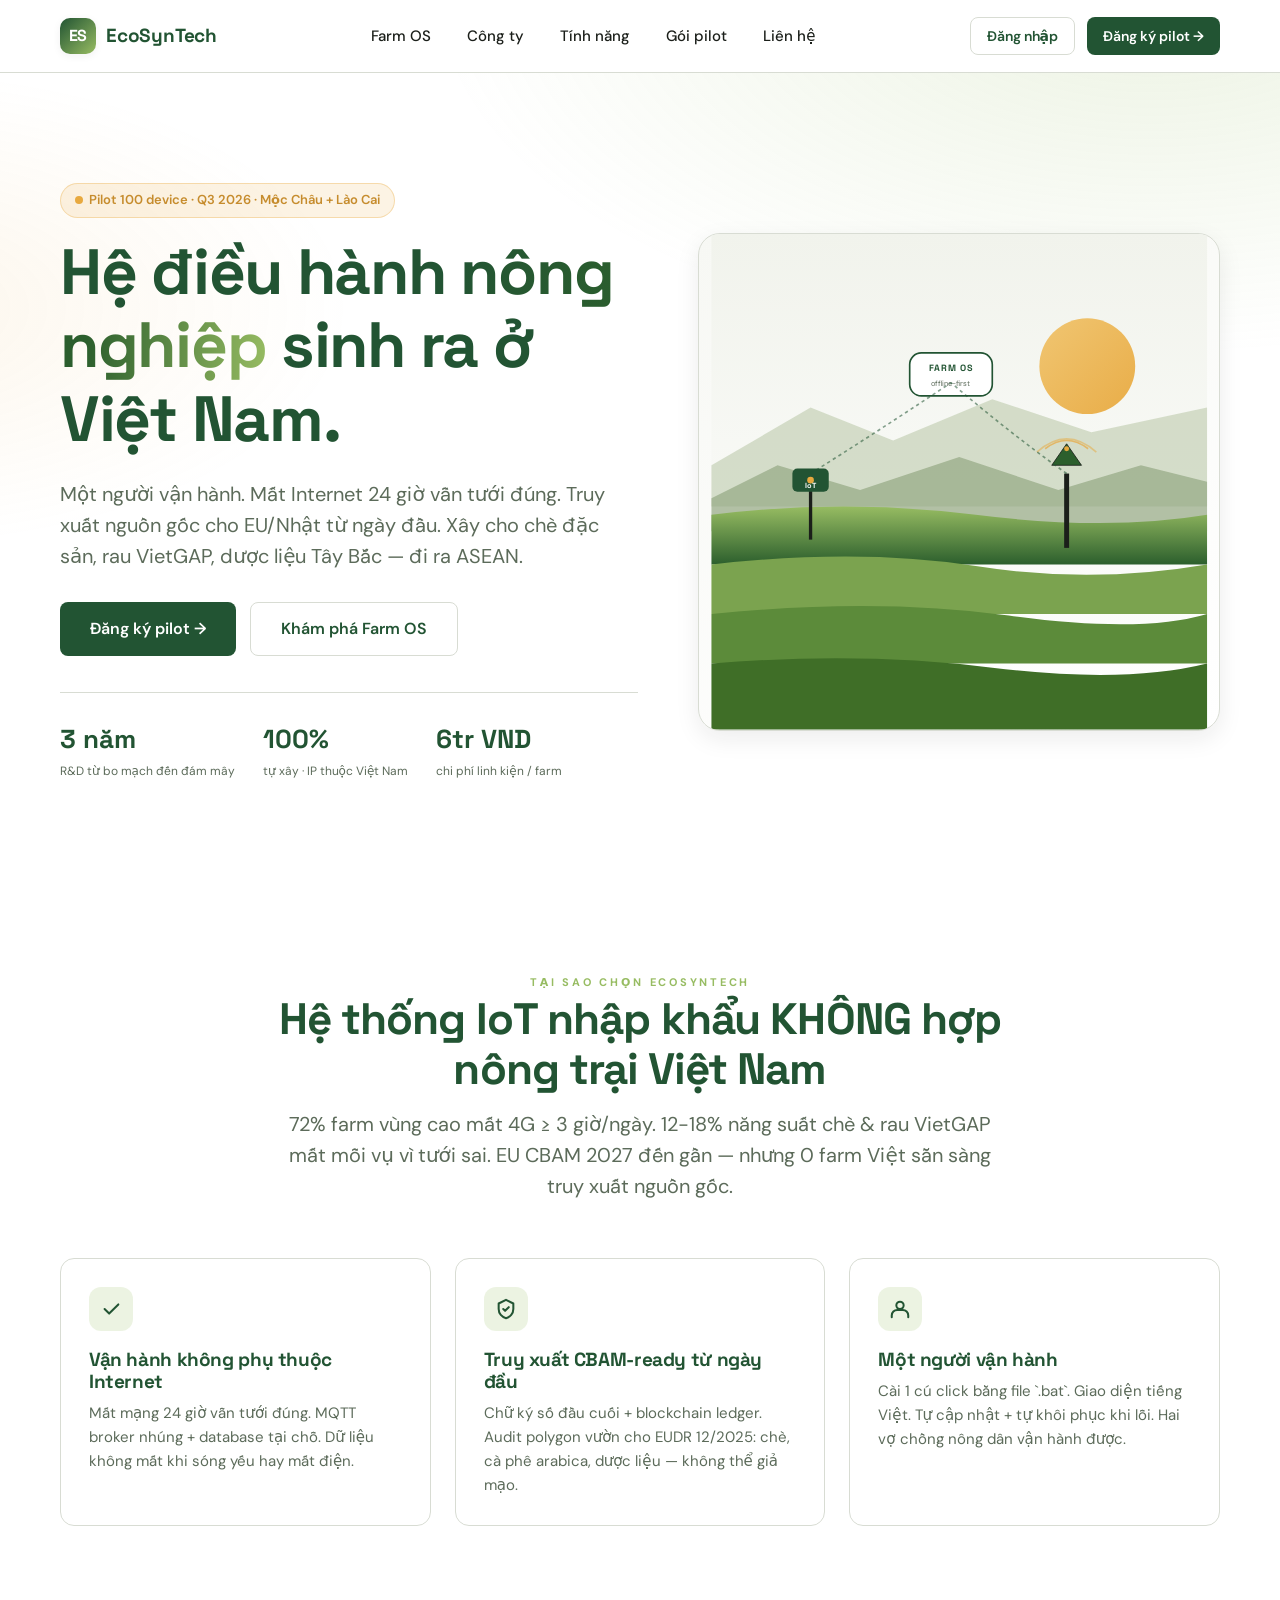
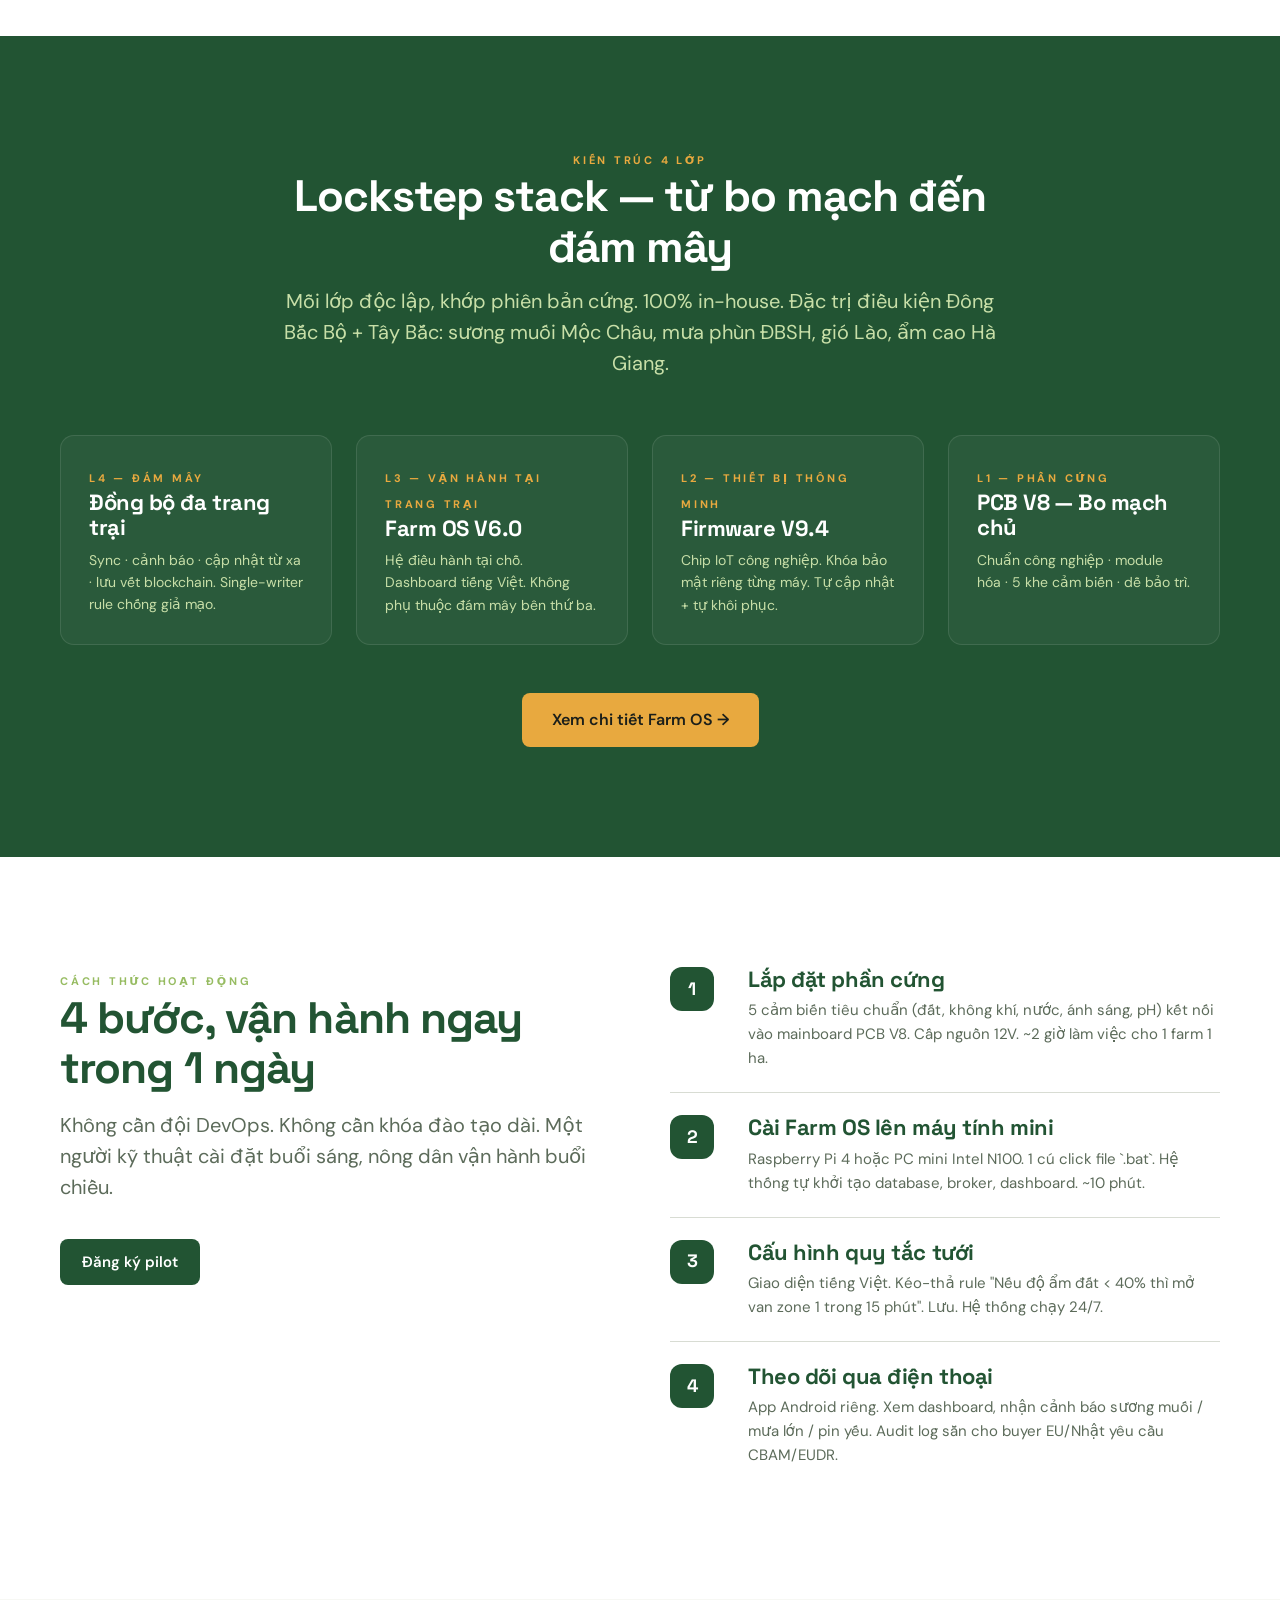
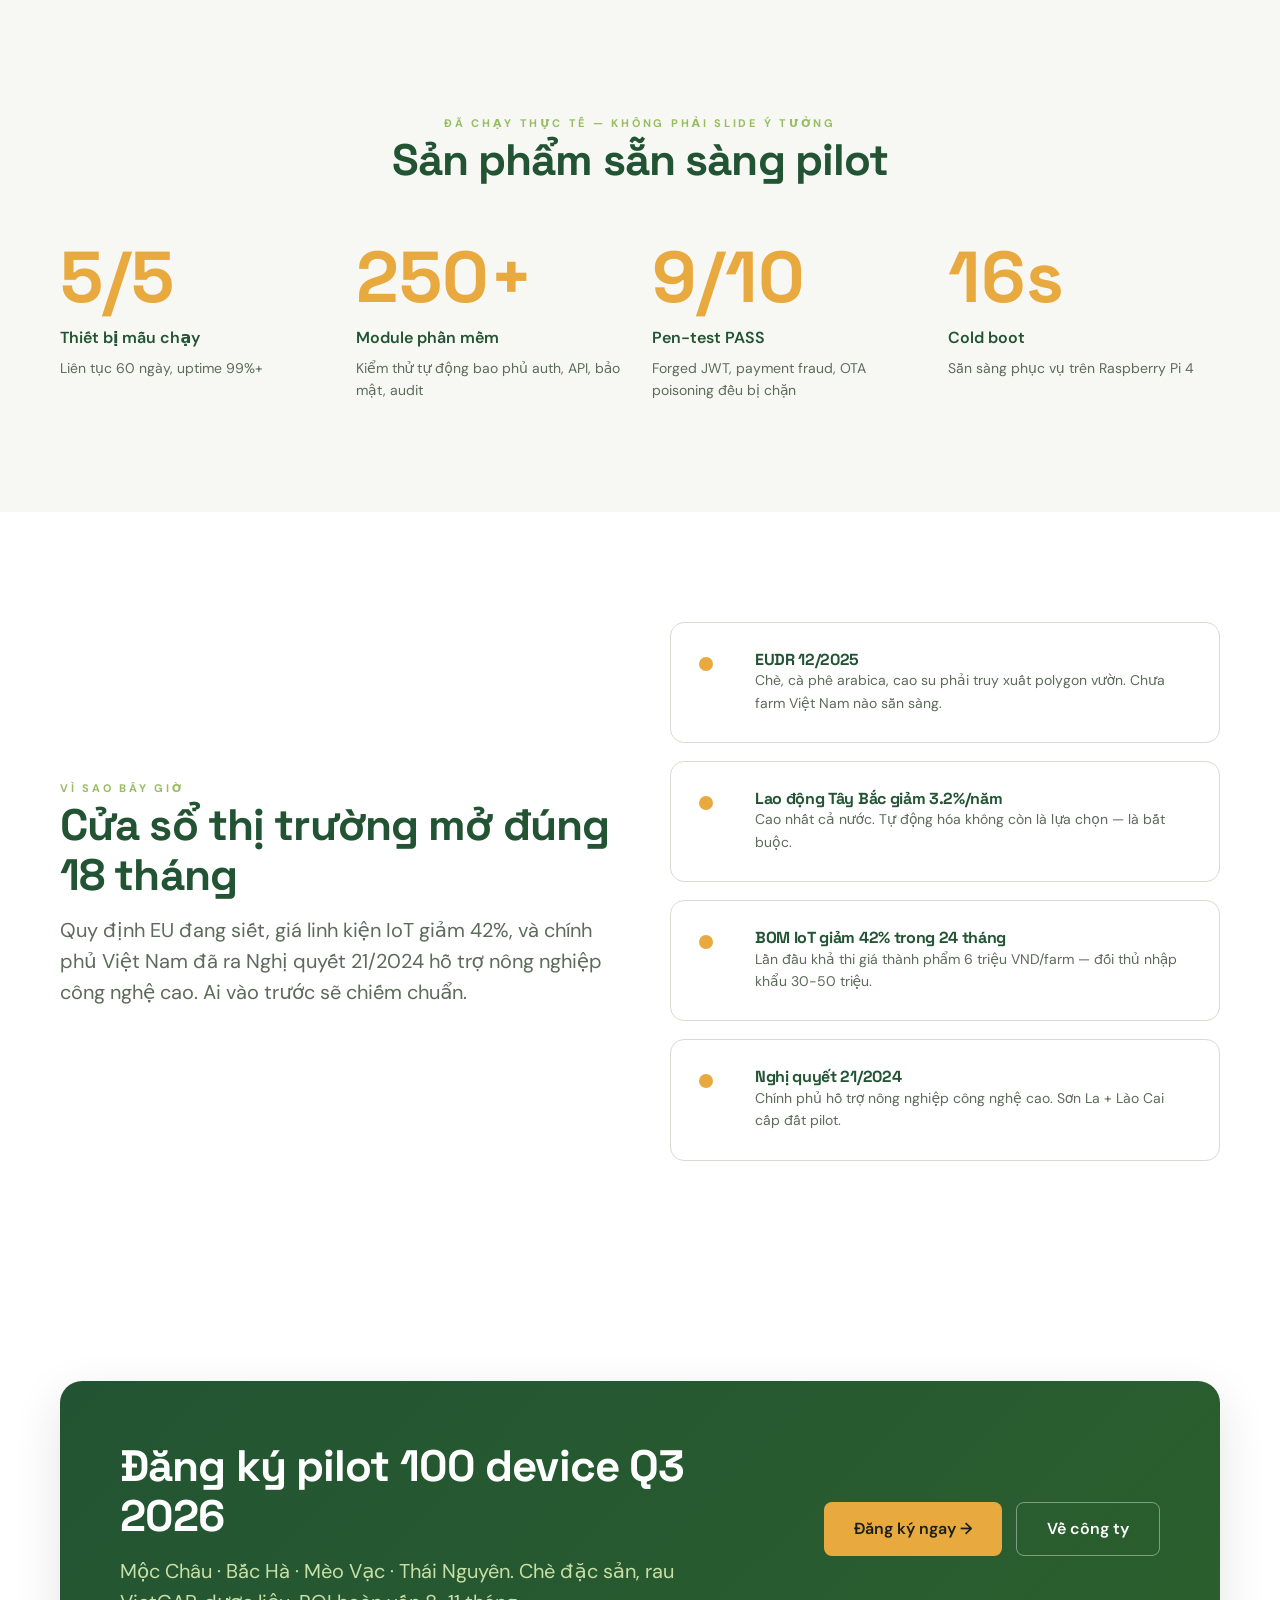
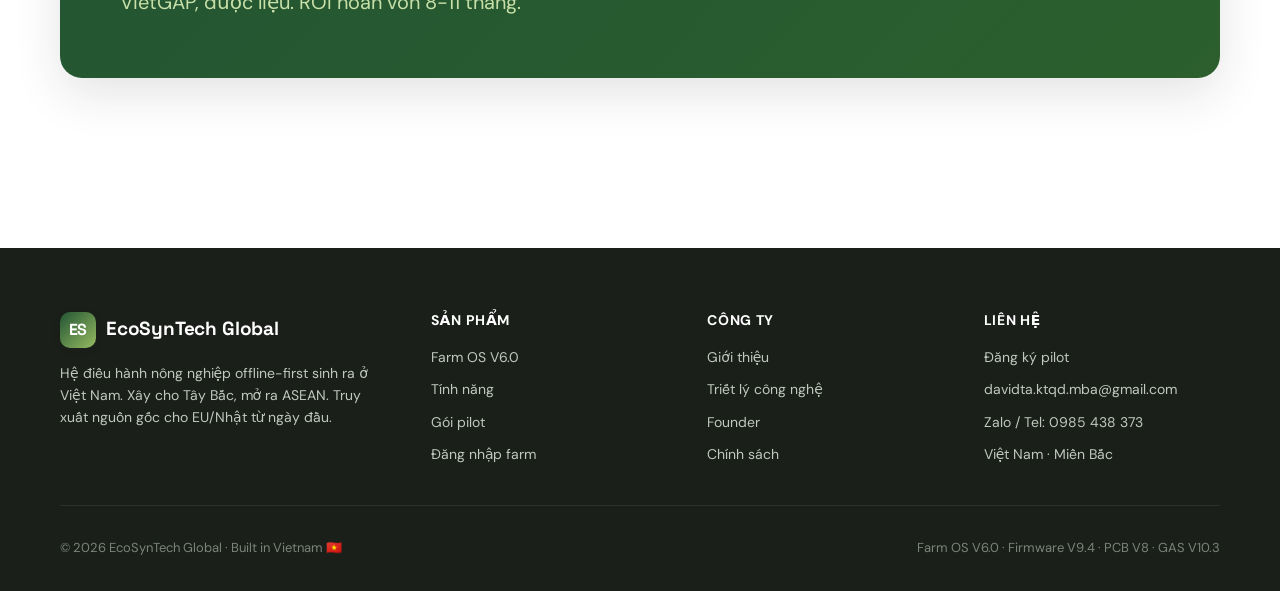
<file: index.html>
<!doctype html>
<html lang="vi">
<head>
<meta charset="utf-8">
<meta name="viewport" content="width=device-width, initial-scale=1, viewport-fit=cover">
<title>EcoSynTech Global — Hệ điều hành nông nghiệp Việt Nam</title>
<meta name="description" content="EcoSynTech Farm OS: hệ điều hành nông nghiệp offline-first, truy xuất nguồn gốc CBAM-ready, một người vận hành. Xây tại Việt Nam — Tây Bắc → ASEAN.">
<meta name="theme-color" content="#225433">
<link rel="preconnect" href="https://fonts.googleapis.com">
<link rel="preconnect" href="https://fonts.gstatic.com" crossorigin>
<link href="https://fonts.googleapis.com/css2?family=DM+Sans:wght@400;500;600;700&family=Space+Grotesk:wght@400;500;600;700&display=swap" rel="stylesheet">
<link rel="stylesheet" href="css/landing.css">
<meta property="og:title" content="EcoSynTech Global — Hệ điều hành nông nghiệp Việt Nam">
<meta property="og:description" content="EcoSynTech Farm OS: offline-first, truy xuất nguồn gốc CBAM-ready, một người vận hành. Xây tại Việt Nam — Tây Bắc → ASEAN.">
<meta property="og:image" content="https://ecosyntech68vn.github.io/ecosyntech-landing-2026-06/og-image.png">
<meta property="og:image:width" content="1200">
<meta property="og:image:height" content="630">
<meta property="og:image:type" content="image/png">
<meta property="og:url" content="https://ecosyntech68vn.github.io/ecosyntech-landing-2026-06/">
<meta property="og:type" content="website">
<meta property="og:site_name" content="EcoSynTech Global">
<meta property="og:locale" content="vi_VN">
<meta name="twitter:card" content="summary_large_image">
<meta name="twitter:title" content="EcoSynTech Global — Hệ điều hành nông nghiệp Việt Nam">
<meta name="twitter:description" content="EcoSynTech Farm OS: offline-first, truy xuất nguồn gốc CBAM-ready, một người vận hành. Xây tại Việt Nam — Tây Bắc → ASEAN.">
<meta name="twitter:image" content="https://ecosyntech68vn.github.io/ecosyntech-landing-2026-06/og-image.png">
<link rel="canonical" href="https://ecosyntech68vn.github.io/ecosyntech-landing-2026-06/">
<script type="application/ld+json">
{
  "@context": "https://schema.org",
  "@graph": [
    {
      "@type": "Organization",
      "@id": "https://ecosyntech68vn.github.io/ecosyntech-landing-2026-06/#org",
      "name": "EcoSynTech Global",
      "url": "https://ecosyntech68vn.github.io/ecosyntech-landing-2026-06/",
      "logo": "https://ecosyntech68vn.github.io/ecosyntech-landing-2026-06/og-image.png",
      "description": "Hệ điều hành nông nghiệp offline-first sinh ra ở Việt Nam.",
      "founder": { "@type": "Person", "name": "Tạ Quang Thuận" },
      "foundingDate": "2024",
      "contactPoint": [{
        "@type": "ContactPoint",
        "telephone": "+84-985-438-373",
        "contactType": "customer service",
        "email": "davidta.ktqd.mba@gmail.com",
        "areaServed": "VN",
        "availableLanguage": ["Vietnamese", "English"]
      }],
      "address": {
        "@type": "PostalAddress",
        "addressCountry": "VN",
        "addressRegion": "Miền Bắc"
      }
    },
    {
      "@type": "WebSite",
      "@id": "https://ecosyntech68vn.github.io/ecosyntech-landing-2026-06/#website",
      "url": "https://ecosyntech68vn.github.io/ecosyntech-landing-2026-06/",
      "name": "EcoSynTech Global",
      "publisher": { "@id": "https://ecosyntech68vn.github.io/ecosyntech-landing-2026-06/#org" },
      "inLanguage": "vi-VN"
    }
  ]
}
</script>
</head>
<body>

<!-- ===== NAV ===== -->
<header class="nav">
  <div class="container nav-inner">
    <a href="index.html" class="brand">
      <span class="brand-mark">ES</span>
      <span>EcoSynTech</span>
    </a>
    <nav>
      <ul class="nav-links" id="navLinks">
        <li><a href="farm-os.html">Farm OS</a></li>
        <li><a href="about.html">Công ty</a></li>
        <li><a href="farm-os.html#features">Tính năng</a></li>
        <li><a href="farm-os.html#pricing">Gói pilot</a></li>
        <li><a href="pilot.html">Liên hệ</a></li>
      </ul>
    </nav>
    <div style="display:flex; align-items:center; gap:12px;">
      <a href="index.html" class="btn btn-ghost btn-sm">Đăng nhập</a>
      <a href="pilot.html" class="btn btn-primary btn-sm nav-cta">Đăng ký pilot →</a>
      <button class="nav-toggle" id="navToggle" aria-label="Menu">☰</button>
    </div>
  </div>
</header>

<!-- ===== HERO ===== -->
<section class="hero">
  <div class="container hero-grid">
    <div>
      <span class="pill pill-amber"><span class="pill-dot"></span>Pilot 100 device · Q3 2026 · Mộc Châu + Lào Cai</span>
      <h1>Hệ điều hành <span class="em">nông nghiệp</span> sinh ra ở Việt Nam.</h1>
      <p class="lead">Một người vận hành. Mất Internet 24 giờ vẫn tưới đúng. Truy xuất nguồn gốc cho EU/Nhật từ ngày đầu. Xây cho chè đặc sản, rau VietGAP, dược liệu Tây Bắc — đi ra ASEAN.</p>

      <div class="hero-cta">
        <a href="pilot.html" class="btn btn-primary btn-lg">Đăng ký pilot →</a>
        <a href="farm-os.html" class="btn btn-ghost btn-lg">Khám phá Farm OS</a>
      </div>

      <div class="hero-meta">
        <div class="item">
          <div class="n">3 năm</div>
          <div class="l">R&D từ bo mạch đến đám mây</div>
        </div>
        <div class="item">
          <div class="n">100%</div>
          <div class="l">tự xây · IP thuộc Việt Nam</div>
        </div>
        <div class="item">
          <div class="n">6tr VND</div>
          <div class="l">chi phí linh kiện / farm</div>
        </div>
      </div>
    </div>

    <!-- Hero illustration (inline SVG to keep offline) -->
    <div class="hero-art">
      <svg viewBox="0 0 600 600" xmlns="http://www.w3.org/2000/svg" style="position:absolute;inset:0;width:100%;height:100%;">
        <defs>
          <linearGradient id="sky" x1="0" y1="0" x2="0" y2="1">
            <stop offset="0" stop-color="#F1F3EC"/>
            <stop offset="1" stop-color="#FFFFFF"/>
          </linearGradient>
          <linearGradient id="terrace" x1="0" y1="0" x2="0" y2="1">
            <stop offset="0" stop-color="#97BC62"/>
            <stop offset="1" stop-color="#2C5F2D"/>
          </linearGradient>
          <linearGradient id="sun" x1="0" y1="0" x2="1" y2="1">
            <stop offset="0" stop-color="#F0C36B"/>
            <stop offset="1" stop-color="#E8A93F"/>
          </linearGradient>
        </defs>
        <!-- Sky -->
        <rect width="600" height="600" fill="url(#sky)"/>
        <!-- Sun -->
        <circle cx="455" cy="160" r="58" fill="url(#sun)" opacity="0.95"/>
        <!-- Distant mountain layer -->
        <path d="M0,280 L120,210 L220,250 L340,200 L460,240 L600,210 L600,330 L0,330 Z" fill="#B8C7A6" opacity="0.55"/>
        <path d="M0,320 L80,280 L180,310 L300,270 L420,310 L520,280 L600,300 L600,360 L0,360 Z" fill="#94A883" opacity="0.7"/>
        <!-- Terraced fields -->
        <path d="M0,340 Q160,320 320,340 T600,340 L600,400 L0,400 Z" fill="url(#terrace)"/>
        <path d="M0,400 Q180,380 320,402 T600,400 L600,460 L0,460 Z" fill="#7BA34F"/>
        <path d="M0,460 Q200,440 360,462 T600,460 L600,520 L0,520 Z" fill="#5C8B3A"/>
        <path d="M0,520 Q180,505 340,525 T600,520 L600,600 L0,600 Z" fill="#3F6E27"/>
        <!-- IoT sensor node (sensor mast) -->
        <g transform="translate(120,310)">
          <rect x="-2" y="0" width="4" height="60" fill="#1B1F1A"/>
          <rect x="-22" y="-26" width="44" height="28" rx="6" fill="#225433"/>
          <circle cx="0" cy="-12" r="4" fill="#E8A93F"/>
          <text x="0" y="-3" text-anchor="middle" fill="#FFF" font-size="9" font-family="Space Grotesk" font-weight="700">IoT</text>
        </g>
        <!-- Gateway antenna -->
        <g transform="translate(430,290)">
          <rect x="-3" y="0" width="6" height="90" fill="#1B1F1A"/>
          <path d="M-18,-10 L0,-36 L18,-10 Z" fill="#2C5F2D" stroke="#1B1F1A" stroke-width="1"/>
          <circle cx="0" cy="-30" r="3" fill="#E8A93F"/>
          <!-- Wave -->
          <path d="M-26,-30 Q0,-50 26,-30" stroke="#E8A93F" stroke-width="2" fill="none" opacity="0.7"/>
          <path d="M-36,-26 Q0,-58 36,-26" stroke="#E8A93F" stroke-width="2" fill="none" opacity="0.5"/>
        </g>
        <!-- Cloud / chip floating -->
        <g transform="translate(290,170)">
          <rect x="-50" y="-26" width="100" height="52" rx="14" fill="#FFFFFF" stroke="#225433" stroke-width="2"/>
          <text x="0" y="-4" text-anchor="middle" fill="#225433" font-size="11" font-family="Space Grotesk" font-weight="700" letter-spacing="1">FARM OS</text>
          <text x="0" y="14" text-anchor="middle" fill="#5C6B5A" font-size="9" font-family="DM Sans">offline-first</text>
        </g>
        <!-- Data lines -->
        <path d="M120,290 Q200,240 290,180" stroke="#225433" stroke-width="2" stroke-dasharray="4,4" fill="none" opacity="0.55"/>
        <path d="M430,290 Q360,240 290,180" stroke="#225433" stroke-width="2" stroke-dasharray="4,4" fill="none" opacity="0.55"/>
      </svg>
    </div>
  </div>
</section>

<!-- ===== VALUE PROPOSITION ===== -->
<section class="section">
  <div class="container">
    <div class="section-head">
      <span class="eyebrow">Tại sao chọn EcoSynTech</span>
      <h2>Hệ thống IoT nhập khẩu KHÔNG hợp nông trại Việt Nam</h2>
      <p class="lead">72% farm vùng cao mất 4G ≥ 3 giờ/ngày. 12-18% năng suất chè & rau VietGAP mất mỗi vụ vì tưới sai. EU CBAM 2027 đến gần — nhưng 0 farm Việt sẵn sàng truy xuất nguồn gốc.</p>
    </div>

    <div class="grid grid-3">
      <div class="feature">
        <div class="feature-ic">
          <svg width="22" height="22" viewBox="0 0 24 24" fill="none" stroke="currentColor" stroke-width="2.2" stroke-linecap="round" stroke-linejoin="round"><path d="M5 12l5 5L20 7"/></svg>
        </div>
        <h3>Vận hành không phụ thuộc Internet</h3>
        <p>Mất mạng 24 giờ vẫn tưới đúng. MQTT broker nhúng + database tại chỗ. Dữ liệu không mất khi sóng yếu hay mất điện.</p>
      </div>

      <div class="feature">
        <div class="feature-ic">
          <svg width="22" height="22" viewBox="0 0 24 24" fill="none" stroke="currentColor" stroke-width="2.2" stroke-linecap="round" stroke-linejoin="round"><path d="M12 2l8 4v6c0 5-3.5 9-8 10-4.5-1-8-5-8-10V6l8-4z"/><path d="M9 12l2 2 4-4"/></svg>
        </div>
        <h3>Truy xuất CBAM-ready từ ngày đầu</h3>
        <p>Chữ ký số đầu cuối + blockchain ledger. Audit polygon vườn cho EUDR 12/2025: chè, cà phê arabica, dược liệu — không thể giả mạo.</p>
      </div>

      <div class="feature">
        <div class="feature-ic">
          <svg width="22" height="22" viewBox="0 0 24 24" fill="none" stroke="currentColor" stroke-width="2.2" stroke-linecap="round" stroke-linejoin="round"><circle cx="12" cy="8" r="4"/><path d="M3 21v-2a6 6 0 0 1 6-6h6a6 6 0 0 1 6 6v2"/></svg>
        </div>
        <h3>Một người vận hành</h3>
        <p>Cài 1 cú click bằng file `.bat`. Giao diện tiếng Việt. Tự cập nhật + tự khôi phục khi lỗi. Hai vợ chồng nông dân vận hành được.</p>
      </div>
    </div>
  </div>
</section>

<!-- ===== PRODUCT STACK ===== -->
<section class="section section-dark">
  <div class="container">
    <div class="section-head">
      <span class="eyebrow" style="color:var(--amber);">Kiến trúc 4 lớp</span>
      <h2>Lockstep stack — từ bo mạch đến đám mây</h2>
      <p class="lead">Mỗi lớp độc lập, khớp phiên bản cứng. 100% in-house. Đặc trị điều kiện Đông Bắc Bộ + Tây Bắc: sương muối Mộc Châu, mưa phùn ĐBSH, gió Lào, ẩm cao Hà Giang.</p>
    </div>

    <div class="grid grid-4">
      <div class="card card-dark" style="background:rgba(255,255,255,0.04); border-color:rgba(255,255,255,0.10);">
        <span class="eyebrow" style="color:var(--amber);">L4 — Đám mây</span>
        <h4>Đồng bộ đa trang trại</h4>
        <p class="muted" style="margin-top:8px;font-size:14px;">Sync · cảnh báo · cập nhật từ xa · lưu vết blockchain. Single-writer rule chống giả mạo.</p>
      </div>
      <div class="card card-dark" style="background:rgba(255,255,255,0.04); border-color:rgba(255,255,255,0.10);">
        <span class="eyebrow" style="color:var(--amber);">L3 — Vận hành tại trang trại</span>
        <h4>Farm OS V6.0</h4>
        <p class="muted" style="margin-top:8px;font-size:14px;">Hệ điều hành tại chỗ. Dashboard tiếng Việt. Không phụ thuộc đám mây bên thứ ba.</p>
      </div>
      <div class="card card-dark" style="background:rgba(255,255,255,0.04); border-color:rgba(255,255,255,0.10);">
        <span class="eyebrow" style="color:var(--amber);">L2 — Thiết bị thông minh</span>
        <h4>Firmware V9.4</h4>
        <p class="muted" style="margin-top:8px;font-size:14px;">Chip IoT công nghiệp. Khóa bảo mật riêng từng máy. Tự cập nhật + tự khôi phục.</p>
      </div>
      <div class="card card-dark" style="background:rgba(255,255,255,0.04); border-color:rgba(255,255,255,0.10);">
        <span class="eyebrow" style="color:var(--amber);">L1 — Phần cứng</span>
        <h4>PCB V8 — Bo mạch chủ</h4>
        <p class="muted" style="margin-top:8px;font-size:14px;">Chuẩn công nghiệp · module hóa · 5 khe cảm biến · dễ bảo trì.</p>
      </div>
    </div>

    <div style="text-align:center; margin-top:48px;">
      <a href="farm-os.html" class="btn btn-amber btn-lg">Xem chi tiết Farm OS →</a>
    </div>
  </div>
</section>

<!-- ===== HOW IT WORKS ===== -->
<section class="section">
  <div class="container">
    <div class="grid grid-2" style="gap:60px; align-items:start;">
      <div>
        <span class="eyebrow">Cách thức hoạt động</span>
        <h2>4 bước, vận hành ngay trong 1 ngày</h2>
        <p class="lead" style="margin-top:16px;">Không cần đội DevOps. Không cần khóa đào tạo dài. Một người kỹ thuật cài đặt buổi sáng, nông dân vận hành buổi chiều.</p>

        <div style="margin-top:36px;">
          <a href="pilot.html" class="btn btn-primary">Đăng ký pilot</a>
        </div>
      </div>

      <div class="steps">
        <div class="step">
          <div class="step-num">1</div>
          <div>
            <h4>Lắp đặt phần cứng</h4>
            <p>5 cảm biến tiêu chuẩn (đất, không khí, nước, ánh sáng, pH) kết nối vào mainboard PCB V8. Cấp nguồn 12V. ~2 giờ làm việc cho 1 farm 1 ha.</p>
          </div>
        </div>
        <div class="step">
          <div class="step-num">2</div>
          <div>
            <h4>Cài Farm OS lên máy tính mini</h4>
            <p>Raspberry Pi 4 hoặc PC mini Intel N100. 1 cú click file `.bat`. Hệ thống tự khởi tạo database, broker, dashboard. ~10 phút.</p>
          </div>
        </div>
        <div class="step">
          <div class="step-num">3</div>
          <div>
            <h4>Cấu hình quy tắc tưới</h4>
            <p>Giao diện tiếng Việt. Kéo-thả rule "Nếu độ ẩm đất &lt; 40% thì mở van zone 1 trong 15 phút". Lưu. Hệ thống chạy 24/7.</p>
          </div>
        </div>
        <div class="step">
          <div class="step-num">4</div>
          <div>
            <h4>Theo dõi qua điện thoại</h4>
            <p>App Android riêng. Xem dashboard, nhận cảnh báo sương muối / mưa lớn / pin yếu. Audit log sẵn cho buyer EU/Nhật yêu cầu CBAM/EUDR.</p>
          </div>
        </div>
      </div>
    </div>
  </div>
</section>

<!-- ===== TRACTION / STATS ===== -->
<section class="section" style="background:var(--cream);">
  <div class="container">
    <div class="section-head">
      <span class="eyebrow">Đã chạy thực tế — không phải slide ý tưởng</span>
      <h2>Sản phẩm sẵn sàng pilot</h2>
    </div>

    <div class="grid grid-4">
      <div class="stat-block">
        <div class="n">5/5</div>
        <div class="l">Thiết bị mẫu chạy</div>
        <div class="d">Liên tục 60 ngày, uptime 99%+</div>
      </div>
      <div class="stat-block">
        <div class="n">250+</div>
        <div class="l">Module phần mềm</div>
        <div class="d">Kiểm thử tự động bao phủ auth, API, bảo mật, audit</div>
      </div>
      <div class="stat-block">
        <div class="n">9/10</div>
        <div class="l">Pen-test PASS</div>
        <div class="d">Forged JWT, payment fraud, OTA poisoning đều bị chặn</div>
      </div>
      <div class="stat-block">
        <div class="n">16s</div>
        <div class="l">Cold boot</div>
        <div class="d">Sẵn sàng phục vụ trên Raspberry Pi 4</div>
      </div>
    </div>
  </div>
</section>

<!-- ===== WHY NOW ===== -->
<section class="section">
  <div class="container">
    <div class="grid grid-2" style="gap:60px; align-items:center;">
      <div>
        <span class="eyebrow">Vì sao bây giờ</span>
        <h2>Cửa sổ thị trường mở đúng 18 tháng</h2>
        <p class="lead" style="margin-top:14px;">Quy định EU đang siết, giá linh kiện IoT giảm 42%, và chính phủ Việt Nam đã ra Nghị quyết 21/2024 hỗ trợ nông nghiệp công nghệ cao. Ai vào trước sẽ chiếm chuẩn.</p>
      </div>

      <div class="grid" style="gap:18px;">
        <div class="card" style="display:grid; grid-template-columns:40px 1fr; gap:16px; align-items:start;">
          <div class="pill-dot" style="width:14px;height:14px;background:var(--amber);margin-top:6px;"></div>
          <div>
            <h4 style="font-size:16px;">EUDR 12/2025</h4>
            <p class="muted" style="font-size:14px;">Chè, cà phê arabica, cao su phải truy xuất polygon vườn. Chưa farm Việt Nam nào sẵn sàng.</p>
          </div>
        </div>
        <div class="card" style="display:grid; grid-template-columns:40px 1fr; gap:16px; align-items:start;">
          <div class="pill-dot" style="width:14px;height:14px;background:var(--amber);margin-top:6px;"></div>
          <div>
            <h4 style="font-size:16px;">Lao động Tây Bắc giảm 3.2%/năm</h4>
            <p class="muted" style="font-size:14px;">Cao nhất cả nước. Tự động hóa không còn là lựa chọn — là bắt buộc.</p>
          </div>
        </div>
        <div class="card" style="display:grid; grid-template-columns:40px 1fr; gap:16px; align-items:start;">
          <div class="pill-dot" style="width:14px;height:14px;background:var(--amber);margin-top:6px;"></div>
          <div>
            <h4 style="font-size:16px;">BOM IoT giảm 42% trong 24 tháng</h4>
            <p class="muted" style="font-size:14px;">Lần đầu khả thi giá thành phẩm 6 triệu VND/farm — đối thủ nhập khẩu 30-50 triệu.</p>
          </div>
        </div>
        <div class="card" style="display:grid; grid-template-columns:40px 1fr; gap:16px; align-items:start;">
          <div class="pill-dot" style="width:14px;height:14px;background:var(--amber);margin-top:6px;"></div>
          <div>
            <h4 style="font-size:16px;">Nghị quyết 21/2024</h4>
            <p class="muted" style="font-size:14px;">Chính phủ hỗ trợ nông nghiệp công nghệ cao. Sơn La + Lào Cai cấp đất pilot.</p>
          </div>
        </div>
      </div>
    </div>
  </div>
</section>

<!-- ===== CTA BANNER ===== -->
<section class="section">
  <div class="container">
    <div class="cta-banner">
      <div>
        <h2>Đăng ký pilot 100 device Q3 2026</h2>
        <p class="lead" style="margin-top:14px;">Mộc Châu · Bắc Hà · Mèo Vạc · Thái Nguyên. Chè đặc sản, rau VietGAP, dược liệu. ROI hoàn vốn 8-11 tháng.</p>
      </div>
      <div class="actions">
        <a href="pilot.html" class="btn btn-amber btn-lg">Đăng ký ngay →</a>
        <a href="about.html" class="btn btn-ghost btn-lg" style="color:#fff; border-color:rgba(255,255,255,0.4);">Về công ty</a>
      </div>
    </div>
  </div>
</section>

<!-- ===== FOOTER ===== -->
<footer class="footer">
  <div class="container">
    <div class="footer-grid">
      <div>
        <div class="brand" style="color:#fff;">
          <span class="brand-mark">ES</span>
          <span>EcoSynTech Global</span>
        </div>
        <p style="margin-top:14px; font-size:14px; max-width:340px;">Hệ điều hành nông nghiệp offline-first sinh ra ở Việt Nam. Xây cho Tây Bắc, mở ra ASEAN. Truy xuất nguồn gốc cho EU/Nhật từ ngày đầu.</p>
      </div>
      <div>
        <h4>Sản phẩm</h4>
        <ul>
          <li><a href="farm-os.html">Farm OS V6.0</a></li>
          <li><a href="farm-os.html#features">Tính năng</a></li>
          <li><a href="farm-os.html#pricing">Gói pilot</a></li>
          <li><a href="index.html">Đăng nhập farm</a></li>
        </ul>
      </div>
      <div>
        <h4>Công ty</h4>
        <ul>
          <li><a href="about.html">Giới thiệu</a></li>
          <li><a href="about.html#tech">Triết lý công nghệ</a></li>
          <li><a href="about.html#founder">Founder</a></li>
          <li><a href="policies.html">Chính sách</a></li>
        </ul>
      </div>
      <div>
        <h4>Liên hệ</h4>
        <ul>
          <li><a href="pilot.html">Đăng ký pilot</a></li>
          <li><a href="mailto:davidta.ktqd.mba@gmail.com">davidta.ktqd.mba@gmail.com</a></li><li><a href="https://zalo.me/0985438373" target="_blank" rel="noopener">Zalo / Tel: 0985 438 373</a></li>
          <li>Việt Nam · Miền Bắc</li>
        </ul>
      </div>
    </div>
    <div class="footer-bottom">
      <div>© 2026 EcoSynTech Global · Built in Vietnam 🇻🇳</div>
      <div>Farm OS V6.0 · Firmware V9.4 · PCB V8 · GAS V10.3</div>
    </div>
  </div>
</footer>

<script>
  // Mobile nav toggle
  document.getElementById('navToggle')?.addEventListener('click', function() {
    document.getElementById('navLinks').classList.toggle('open');
  });
</script>
</body>
</html>
</file>
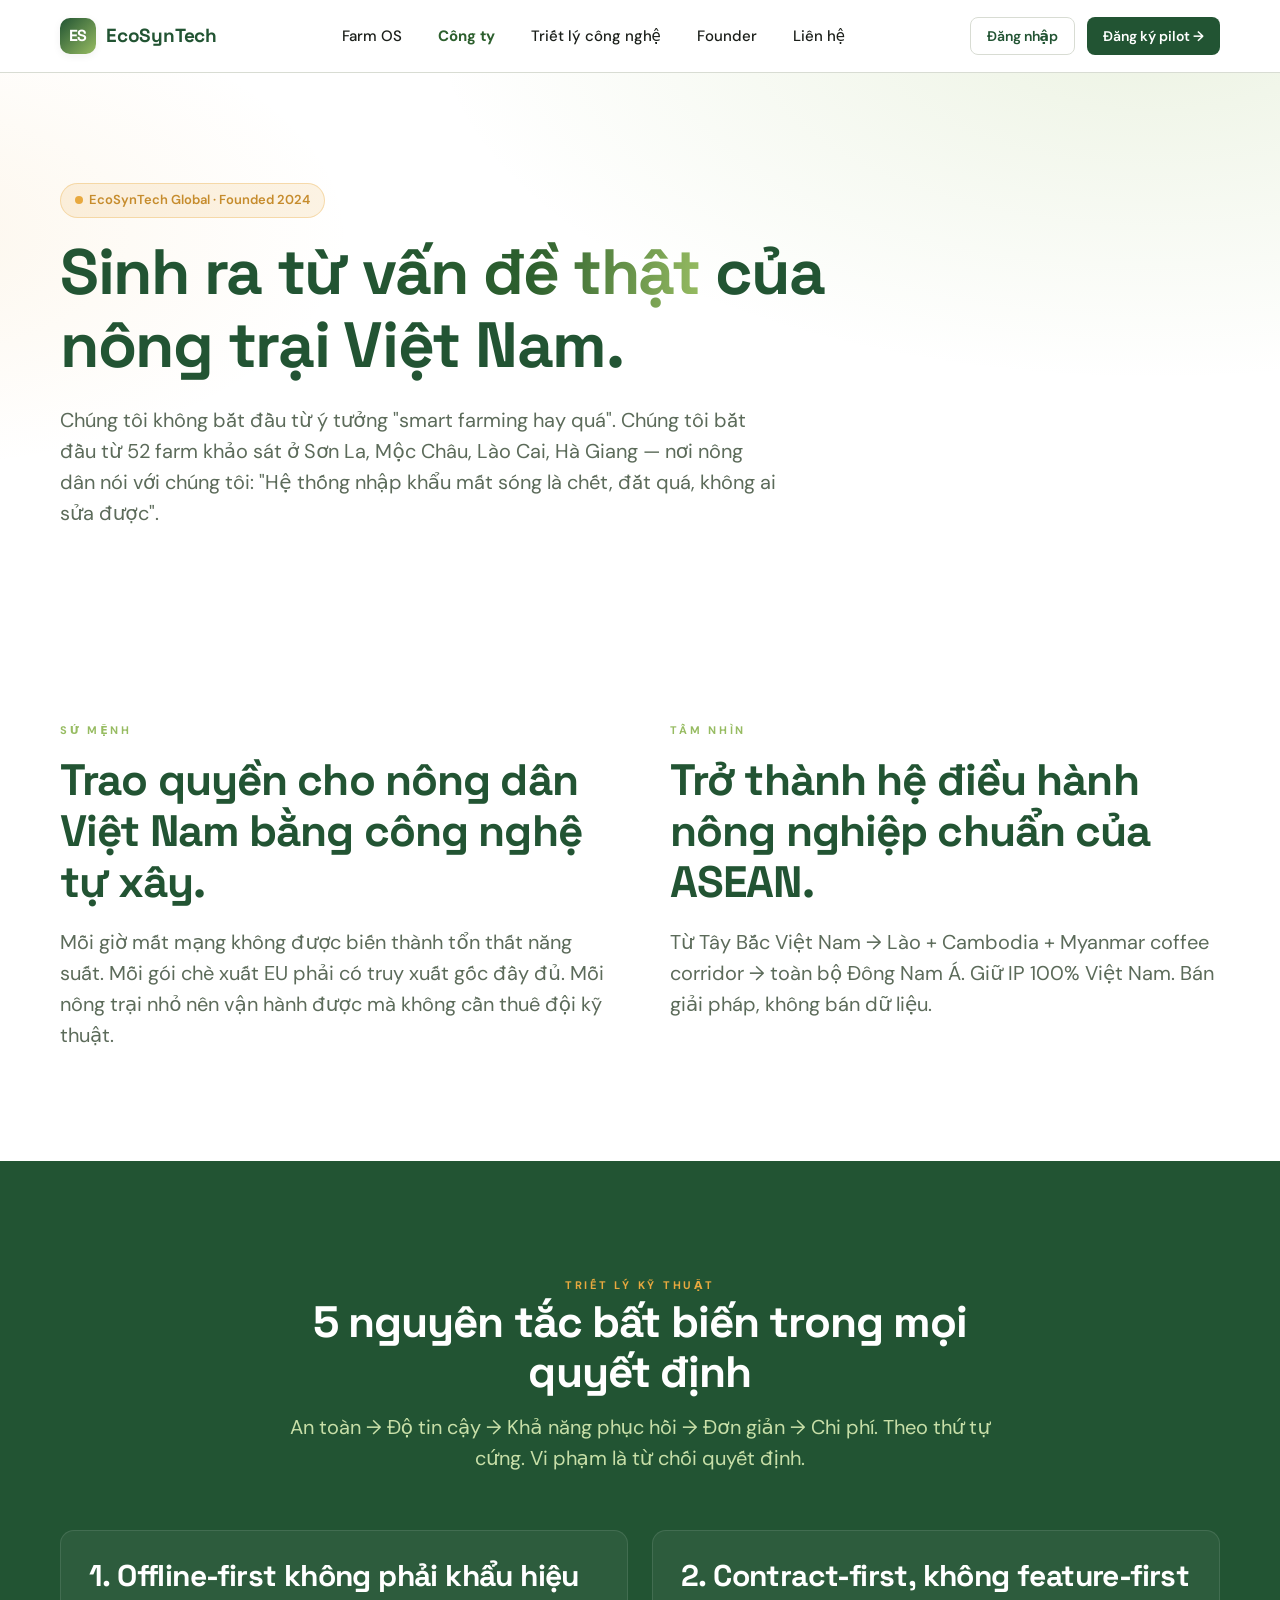
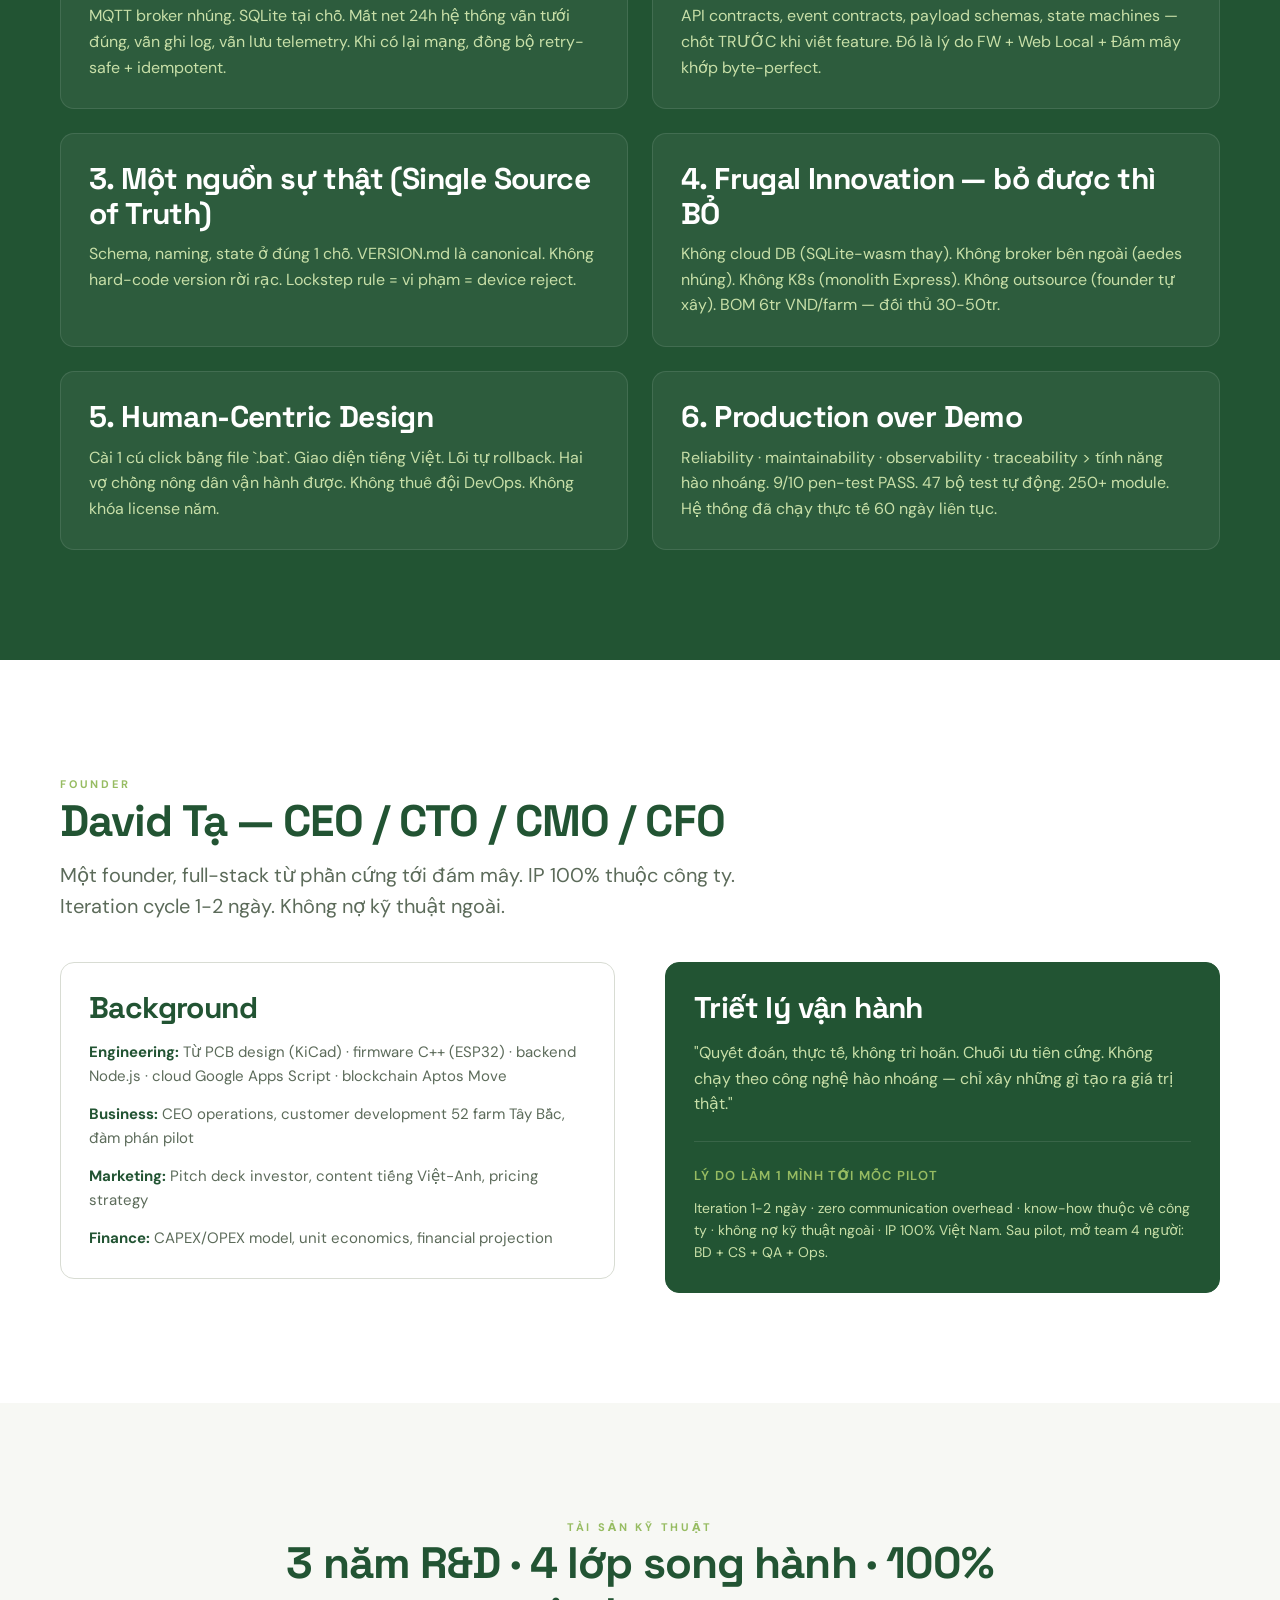
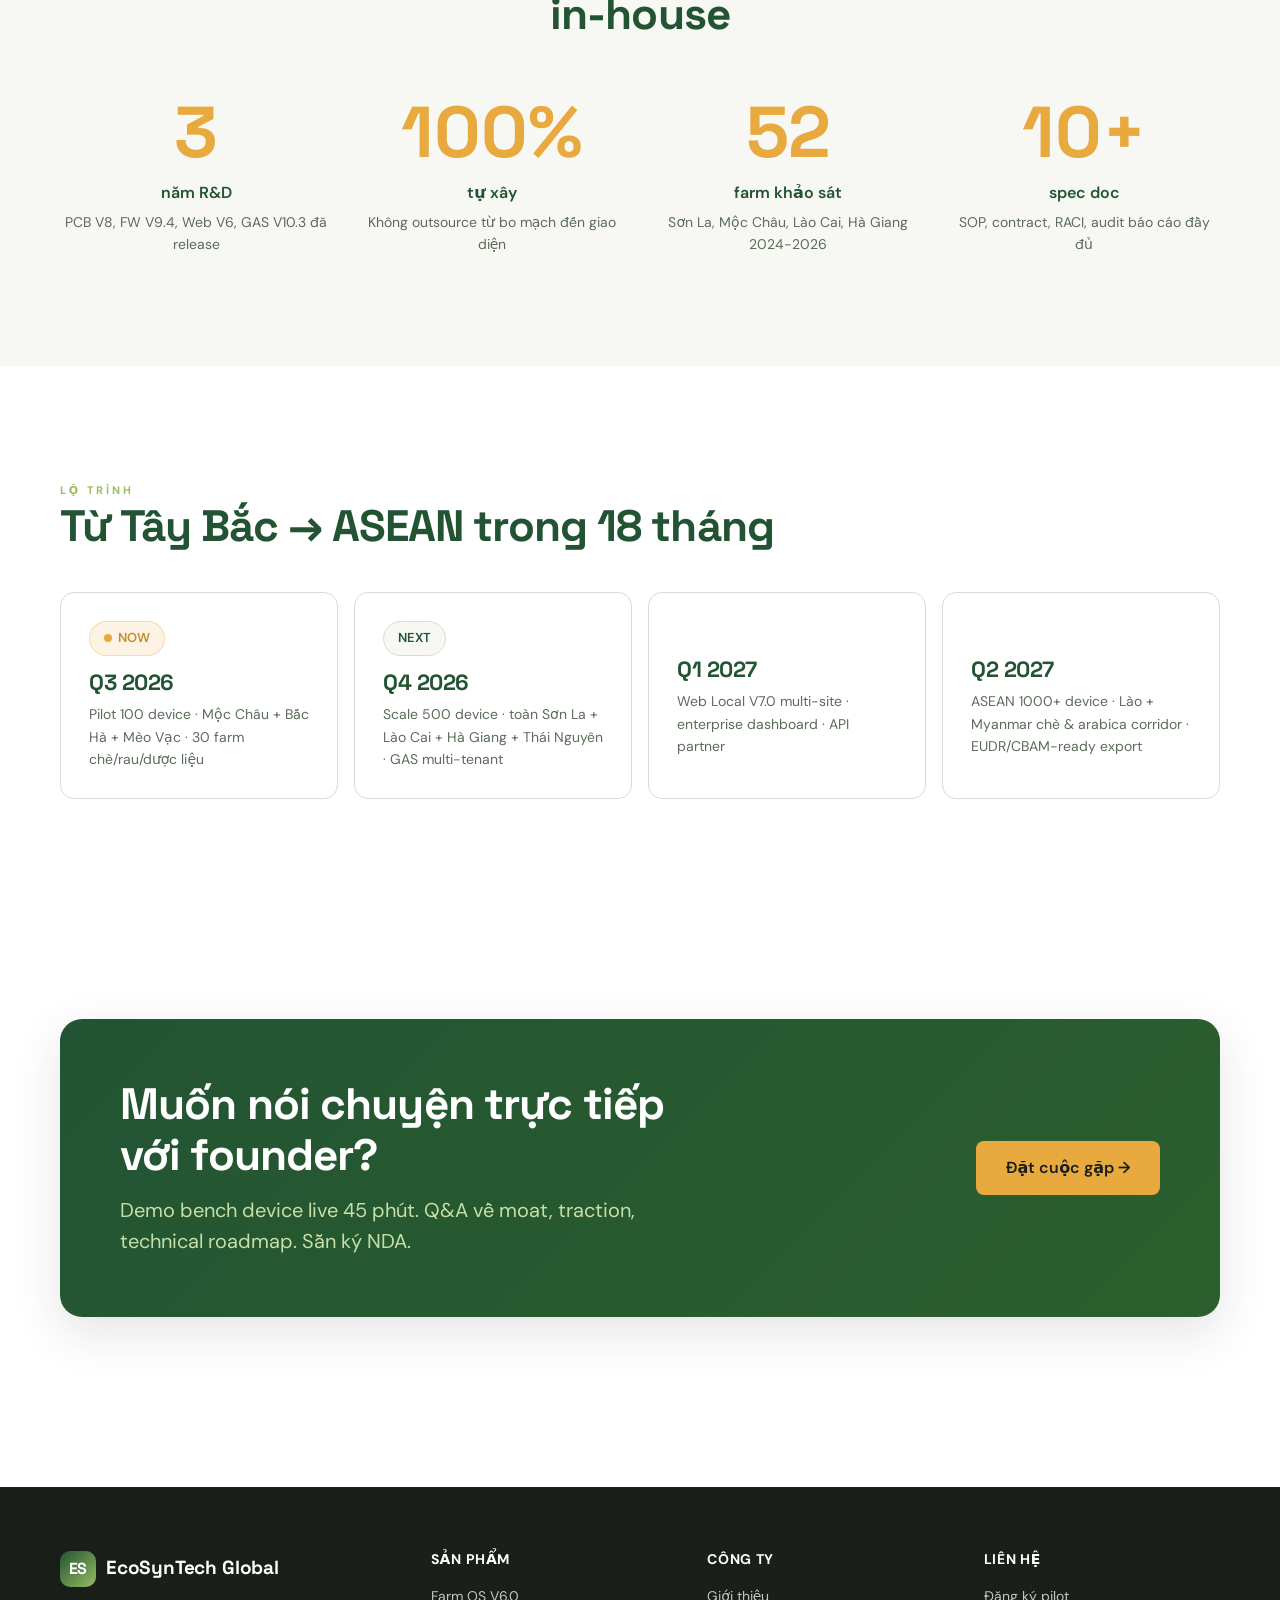
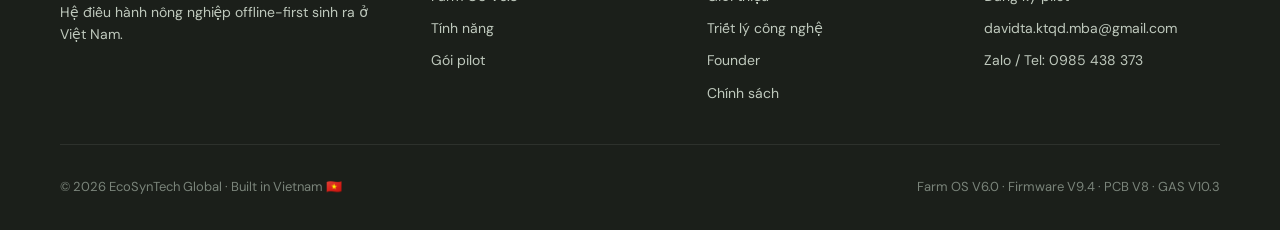
<file: about.html>
<!doctype html>
<html lang="vi">
<head>
<meta charset="utf-8">
<meta name="viewport" content="width=device-width, initial-scale=1, viewport-fit=cover">
<title>Về EcoSynTech Global — Founder, sứ mệnh, triết lý công nghệ</title>
<meta name="description" content="EcoSynTech Global: công ty công nghệ nông nghiệp sinh ra ở Việt Nam. Founder full-stack tự xây từ bo mạch đến đám mây. Frugal Innovation · Human-Centric Design.">
<meta name="theme-color" content="#225433">
<link rel="preconnect" href="https://fonts.googleapis.com">
<link rel="preconnect" href="https://fonts.gstatic.com" crossorigin>
<link href="https://fonts.googleapis.com/css2?family=DM+Sans:wght@400;500;600;700&family=Space+Grotesk:wght@400;500;600;700&display=swap" rel="stylesheet">
<link rel="stylesheet" href="css/landing.css">
<meta property="og:title" content="Về EcoSynTech Global — Founder, sứ mệnh, triết lý công nghệ">
<meta property="og:description" content="EcoSynTech Global: founder full-stack tự xây từ bo mạch đến đám mây. Frugal Innovation · Human-Centric Design. Built solo in Vietnam.">
<meta property="og:image" content="https://ecosyntech68vn.github.io/ecosyntech-landing-2026-06/og-image.png">
<meta property="og:image:width" content="1200">
<meta property="og:image:height" content="630">
<meta property="og:image:type" content="image/png">
<meta property="og:url" content="https://ecosyntech68vn.github.io/ecosyntech-landing-2026-06/about.html">
<meta property="og:type" content="website">
<meta property="og:site_name" content="EcoSynTech Global">
<meta property="og:locale" content="vi_VN">
<meta name="twitter:card" content="summary_large_image">
<meta name="twitter:title" content="Về EcoSynTech Global — Founder, sứ mệnh, triết lý công nghệ">
<meta name="twitter:description" content="EcoSynTech Global: founder full-stack tự xây từ bo mạch đến đám mây. Frugal Innovation · Human-Centric Design. Built solo in Vietnam.">
<meta name="twitter:image" content="https://ecosyntech68vn.github.io/ecosyntech-landing-2026-06/og-image.png">
<link rel="canonical" href="https://ecosyntech68vn.github.io/ecosyntech-landing-2026-06/about.html">
<script type="application/ld+json">
{
  "@context": "https://schema.org",
  "@graph": [
    {
      "@type": "Organization",
      "@id": "https://ecosyntech68vn.github.io/ecosyntech-landing-2026-06/#org",
      "name": "EcoSynTech Global",
      "url": "https://ecosyntech68vn.github.io/ecosyntech-landing-2026-06/",
      "logo": "https://ecosyntech68vn.github.io/ecosyntech-landing-2026-06/og-image.png",
      "description": "Hệ điều hành nông nghiệp offline-first sinh ra ở Việt Nam.",
      "founder": { "@type": "Person", "name": "Tạ Quang Thuận" },
      "foundingDate": "2024",
      "contactPoint": [{
        "@type": "ContactPoint",
        "telephone": "+84-985-438-373",
        "contactType": "customer service",
        "email": "davidta.ktqd.mba@gmail.com",
        "areaServed": "VN",
        "availableLanguage": ["Vietnamese", "English"]
      }],
      "address": {
        "@type": "PostalAddress",
        "addressCountry": "VN",
        "addressRegion": "Miền Bắc"
      }
    },
    {
      "@type": "WebSite",
      "@id": "https://ecosyntech68vn.github.io/ecosyntech-landing-2026-06/#website",
      "url": "https://ecosyntech68vn.github.io/ecosyntech-landing-2026-06/",
      "name": "EcoSynTech Global",
      "publisher": { "@id": "https://ecosyntech68vn.github.io/ecosyntech-landing-2026-06/#org" },
      "inLanguage": "vi-VN"
    }
  ]
}
</script>
</head>
<body>

<header class="nav">
  <div class="container nav-inner">
    <a href="index.html" class="brand">
      <span class="brand-mark">ES</span>
      <span>EcoSynTech</span>
    </a>
    <nav>
      <ul class="nav-links" id="navLinks">
        <li><a href="farm-os.html">Farm OS</a></li>
        <li><a href="about.html" style="color:var(--primary);font-weight:700;">Công ty</a></li>
        <li><a href="#tech">Triết lý công nghệ</a></li>
        <li><a href="#founder">Founder</a></li>
        <li><a href="pilot.html">Liên hệ</a></li>
      </ul>
    </nav>
    <div style="display:flex;align-items:center;gap:12px;">
      <a href="index.html" class="btn btn-ghost btn-sm">Đăng nhập</a>
      <a href="pilot.html" class="btn btn-primary btn-sm">Đăng ký pilot →</a>
      <button class="nav-toggle" id="navToggle" aria-label="Menu">☰</button>
    </div>
  </div>
</header>

<!-- Hero About -->
<section class="hero">
  <div class="container">
    <div style="max-width:840px;">
      <span class="pill pill-amber"><span class="pill-dot"></span>EcoSynTech Global · Founded 2024</span>
      <h1 style="margin-top:18px;">Sinh ra từ <span class="em">vấn đề thật</span> của nông trại Việt Nam.</h1>
      <p class="lead" style="margin-top:22px;">Chúng tôi không bắt đầu từ ý tưởng "smart farming hay quá". Chúng tôi bắt đầu từ 52 farm khảo sát ở Sơn La, Mộc Châu, Lào Cai, Hà Giang — nơi nông dân nói với chúng tôi: "Hệ thống nhập khẩu mất sóng là chết, đắt quá, không ai sửa được".</p>
    </div>
  </div>
</section>

<!-- Mission + Vision -->
<section class="section">
  <div class="container">
    <div class="grid grid-2" style="gap:60px;align-items:start;">
      <div>
        <span class="eyebrow">Sứ mệnh</span>
        <h2 style="margin-top:14px;">Trao quyền cho nông dân Việt Nam bằng công nghệ tự xây.</h2>
        <p class="lead" style="margin-top:20px;">Mỗi giờ mất mạng không được biến thành tổn thất năng suất. Mỗi gói chè xuất EU phải có truy xuất gốc đầy đủ. Mỗi nông trại nhỏ nên vận hành được mà không cần thuê đội kỹ thuật.</p>
      </div>
      <div>
        <span class="eyebrow">Tầm nhìn</span>
        <h2 style="margin-top:14px;">Trở thành hệ điều hành nông nghiệp chuẩn của ASEAN.</h2>
        <p class="lead" style="margin-top:20px;">Từ Tây Bắc Việt Nam → Lào + Cambodia + Myanmar coffee corridor → toàn bộ Đông Nam Á. Giữ IP 100% Việt Nam. Bán giải pháp, không bán dữ liệu.</p>
      </div>
    </div>
  </div>
</section>

<!-- Philosophy -->
<section class="section section-dark" id="tech">
  <div class="container">
    <div class="section-head">
      <span class="eyebrow" style="color:var(--amber);">Triết lý kỹ thuật</span>
      <h2>5 nguyên tắc bất biến trong mọi quyết định</h2>
      <p class="lead">An toàn → Độ tin cậy → Khả năng phục hồi → Đơn giản → Chi phí. Theo thứ tự cứng. Vi phạm là từ chối quyết định.</p>
    </div>

    <div class="grid grid-2">
      <div class="card card-dark" style="background:rgba(255,255,255,0.05);border-color:rgba(255,255,255,0.10);">
        <h3>1. Offline-first không phải khẩu hiệu</h3>
        <p class="muted" style="margin-top:10px;">MQTT broker nhúng. SQLite tại chỗ. Mất net 24h hệ thống vẫn tưới đúng, vẫn ghi log, vẫn lưu telemetry. Khi có lại mạng, đồng bộ retry-safe + idempotent.</p>
      </div>
      <div class="card card-dark" style="background:rgba(255,255,255,0.05);border-color:rgba(255,255,255,0.10);">
        <h3>2. Contract-first, không feature-first</h3>
        <p class="muted" style="margin-top:10px;">API contracts, event contracts, payload schemas, state machines — chốt TRƯỚC khi viết feature. Đó là lý do FW + Web Local + Đám mây khớp byte-perfect.</p>
      </div>
      <div class="card card-dark" style="background:rgba(255,255,255,0.05);border-color:rgba(255,255,255,0.10);">
        <h3>3. Một nguồn sự thật (Single Source of Truth)</h3>
        <p class="muted" style="margin-top:10px;">Schema, naming, state ở đúng 1 chỗ. VERSION.md là canonical. Không hard-code version rời rạc. Lockstep rule = vi phạm = device reject.</p>
      </div>
      <div class="card card-dark" style="background:rgba(255,255,255,0.05);border-color:rgba(255,255,255,0.10);">
        <h3>4. Frugal Innovation — bỏ được thì BỎ</h3>
        <p class="muted" style="margin-top:10px;">Không cloud DB (SQLite-wasm thay). Không broker bên ngoài (aedes nhúng). Không K8s (monolith Express). Không outsource (founder tự xây). BOM 6tr VND/farm — đối thủ 30-50tr.</p>
      </div>
      <div class="card card-dark" style="background:rgba(255,255,255,0.05);border-color:rgba(255,255,255,0.10);">
        <h3>5. Human-Centric Design</h3>
        <p class="muted" style="margin-top:10px;">Cài 1 cú click bằng file `.bat`. Giao diện tiếng Việt. Lỗi tự rollback. Hai vợ chồng nông dân vận hành được. Không thuê đội DevOps. Không khóa license năm.</p>
      </div>
      <div class="card card-dark" style="background:rgba(255,255,255,0.05);border-color:rgba(255,255,255,0.10);">
        <h3>6. Production over Demo</h3>
        <p class="muted" style="margin-top:10px;">Reliability · maintainability · observability · traceability > tính năng hào nhoáng. 9/10 pen-test PASS. 47 bộ test tự động. 250+ module. Hệ thống đã chạy thực tế 60 ngày liên tục.</p>
      </div>
    </div>
  </div>
</section>

<!-- Founder section -->
<section class="section" id="founder">
  <div class="container">
    <div class="section-head left">
      <span class="eyebrow">Founder</span>
      <h2>David Tạ — CEO / CTO / CMO / CFO</h2>
      <p class="lead" style="margin-top:14px;">Một founder, full-stack từ phần cứng tới đám mây. IP 100% thuộc công ty. Iteration cycle 1-2 ngày. Không nợ kỹ thuật ngoài.</p>
    </div>

    <div class="grid grid-2" style="gap:50px;align-items:start;">
      <div>
        <div class="card">
          <h3 style="margin-bottom:14px;">Background</h3>
          <ul style="list-style:none;display:flex;flex-direction:column;gap:14px;color:var(--mid);font-size:15px;">
            <li><b style="color:var(--deep);">Engineering:</b> Từ PCB design (KiCad) · firmware C++ (ESP32) · backend Node.js · cloud Google Apps Script · blockchain Aptos Move</li>
            <li><b style="color:var(--deep);">Business:</b> CEO operations, customer development 52 farm Tây Bắc, đàm phán pilot</li>
            <li><b style="color:var(--deep);">Marketing:</b> Pitch deck investor, content tiếng Việt-Anh, pricing strategy</li>
            <li><b style="color:var(--deep);">Finance:</b> CAPEX/OPEX model, unit economics, financial projection</li>
          </ul>
        </div>
      </div>

      <div>
        <div class="card card-dark">
          <h3>Triết lý vận hành</h3>
          <p style="margin-top:14px;color:var(--moss-soft);">"Quyết đoán, thực tế, không trì hoãn. Chuỗi ưu tiên cứng. Không chạy theo công nghệ hào nhoáng — chỉ xây những gì tạo ra giá trị thật."</p>
          <div style="margin-top:24px;padding-top:24px;border-top:1px solid rgba(255,255,255,0.10);">
            <p style="font-size:13px;color:var(--moss);font-weight:600;letter-spacing:0.1em;text-transform:uppercase;">Lý do làm 1 mình tới mốc pilot</p>
            <p style="margin-top:10px;color:var(--moss-soft);font-size:14px;">Iteration 1-2 ngày · zero communication overhead · know-how thuộc về công ty · không nợ kỹ thuật ngoài · IP 100% Việt Nam. Sau pilot, mở team 4 người: BD + CS + QA + Ops.</p>
          </div>
        </div>
      </div>
    </div>
  </div>
</section>

<!-- Stack tech visual -->
<section class="section" style="background:var(--cream);">
  <div class="container">
    <div class="section-head">
      <span class="eyebrow">Tài sản kỹ thuật</span>
      <h2>3 năm R&D · 4 lớp song hành · 100% in-house</h2>
    </div>

    <div class="grid grid-4">
      <div class="stat-block text-center">
        <div class="n">3</div>
        <div class="l">năm R&D</div>
        <div class="d">PCB V8, FW V9.4, Web V6, GAS V10.3 đã release</div>
      </div>
      <div class="stat-block text-center">
        <div class="n">100%</div>
        <div class="l">tự xây</div>
        <div class="d">Không outsource từ bo mạch đến giao diện</div>
      </div>
      <div class="stat-block text-center">
        <div class="n">52</div>
        <div class="l">farm khảo sát</div>
        <div class="d">Sơn La, Mộc Châu, Lào Cai, Hà Giang 2024-2026</div>
      </div>
      <div class="stat-block text-center">
        <div class="n">10+</div>
        <div class="l">spec doc</div>
        <div class="d">SOP, contract, RACI, audit báo cáo đầy đủ</div>
      </div>
    </div>
  </div>
</section>

<!-- Lockstep timeline -->
<section class="section">
  <div class="container">
    <div class="section-head left">
      <span class="eyebrow">Lộ trình</span>
      <h2>Từ Tây Bắc → ASEAN trong 18 tháng</h2>
    </div>

    <div class="grid" style="grid-template-columns:repeat(4,1fr); gap:16px;">
      <div class="card">
        <span class="pill pill-amber" style="margin-bottom:14px;"><span class="pill-dot"></span>NOW</span>
        <h4>Q3 2026</h4>
        <p class="muted" style="margin-top:8px;font-size:14px;">Pilot 100 device · Mộc Châu + Bắc Hà + Mèo Vạc · 30 farm chè/rau/dược liệu</p>
      </div>
      <div class="card">
        <span class="pill" style="margin-bottom:14px;background:var(--cream);">NEXT</span>
        <h4>Q4 2026</h4>
        <p class="muted" style="margin-top:8px;font-size:14px;">Scale 500 device · toàn Sơn La + Lào Cai + Hà Giang + Thái Nguyên · GAS multi-tenant</p>
      </div>
      <div class="card">
        <h4 style="margin-top:36px;">Q1 2027</h4>
        <p class="muted" style="margin-top:8px;font-size:14px;">Web Local V7.0 multi-site · enterprise dashboard · API partner</p>
      </div>
      <div class="card">
        <h4 style="margin-top:36px;">Q2 2027</h4>
        <p class="muted" style="margin-top:8px;font-size:14px;">ASEAN 1000+ device · Lào + Myanmar chè & arabica corridor · EUDR/CBAM-ready export</p>
      </div>
    </div>
  </div>
</section>

<!-- CTA -->
<section class="section">
  <div class="container">
    <div class="cta-banner">
      <div>
        <h2>Muốn nói chuyện trực tiếp với founder?</h2>
        <p class="lead" style="margin-top:14px;">Demo bench device live 45 phút. Q&A về moat, traction, technical roadmap. Sẵn ký NDA.</p>
      </div>
      <div class="actions">
        <a href="pilot.html" class="btn btn-amber btn-lg">Đặt cuộc gặp →</a>
      </div>
    </div>
  </div>
</section>

<footer class="footer">
  <div class="container">
    <div class="footer-grid">
      <div>
        <div class="brand" style="color:#fff;"><span class="brand-mark">ES</span><span>EcoSynTech Global</span></div>
        <p style="margin-top:14px;font-size:14px;max-width:340px;">Hệ điều hành nông nghiệp offline-first sinh ra ở Việt Nam.</p>
      </div>
      <div>
        <h4>Sản phẩm</h4>
        <ul><li><a href="farm-os.html">Farm OS V6.0</a></li><li><a href="farm-os.html#features">Tính năng</a></li><li><a href="farm-os.html#pricing">Gói pilot</a></li></ul>
      </div>
      <div>
        <h4>Công ty</h4>
        <ul><li><a href="about.html">Giới thiệu</a></li><li><a href="about.html#tech">Triết lý công nghệ</a></li><li><a href="about.html#founder">Founder</a></li><li><a href="policies.html">Chính sách</a></li></ul>
      </div>
      <div>
        <h4>Liên hệ</h4>
        <ul><li><a href="pilot.html">Đăng ký pilot</a></li><li><a href="mailto:davidta.ktqd.mba@gmail.com">davidta.ktqd.mba@gmail.com</a></li><li><a href="https://zalo.me/0985438373" target="_blank" rel="noopener">Zalo / Tel: 0985 438 373</a></li></ul>
      </div>
    </div>
    <div class="footer-bottom">
      <div>© 2026 EcoSynTech Global · Built in Vietnam 🇻🇳</div>
      <div>Farm OS V6.0 · Firmware V9.4 · PCB V8 · GAS V10.3</div>
    </div>
  </div>
</footer>

<script>document.getElementById('navToggle')?.addEventListener('click',function(){document.getElementById('navLinks').classList.toggle('open');});</script>
</body>
</html>
</file>
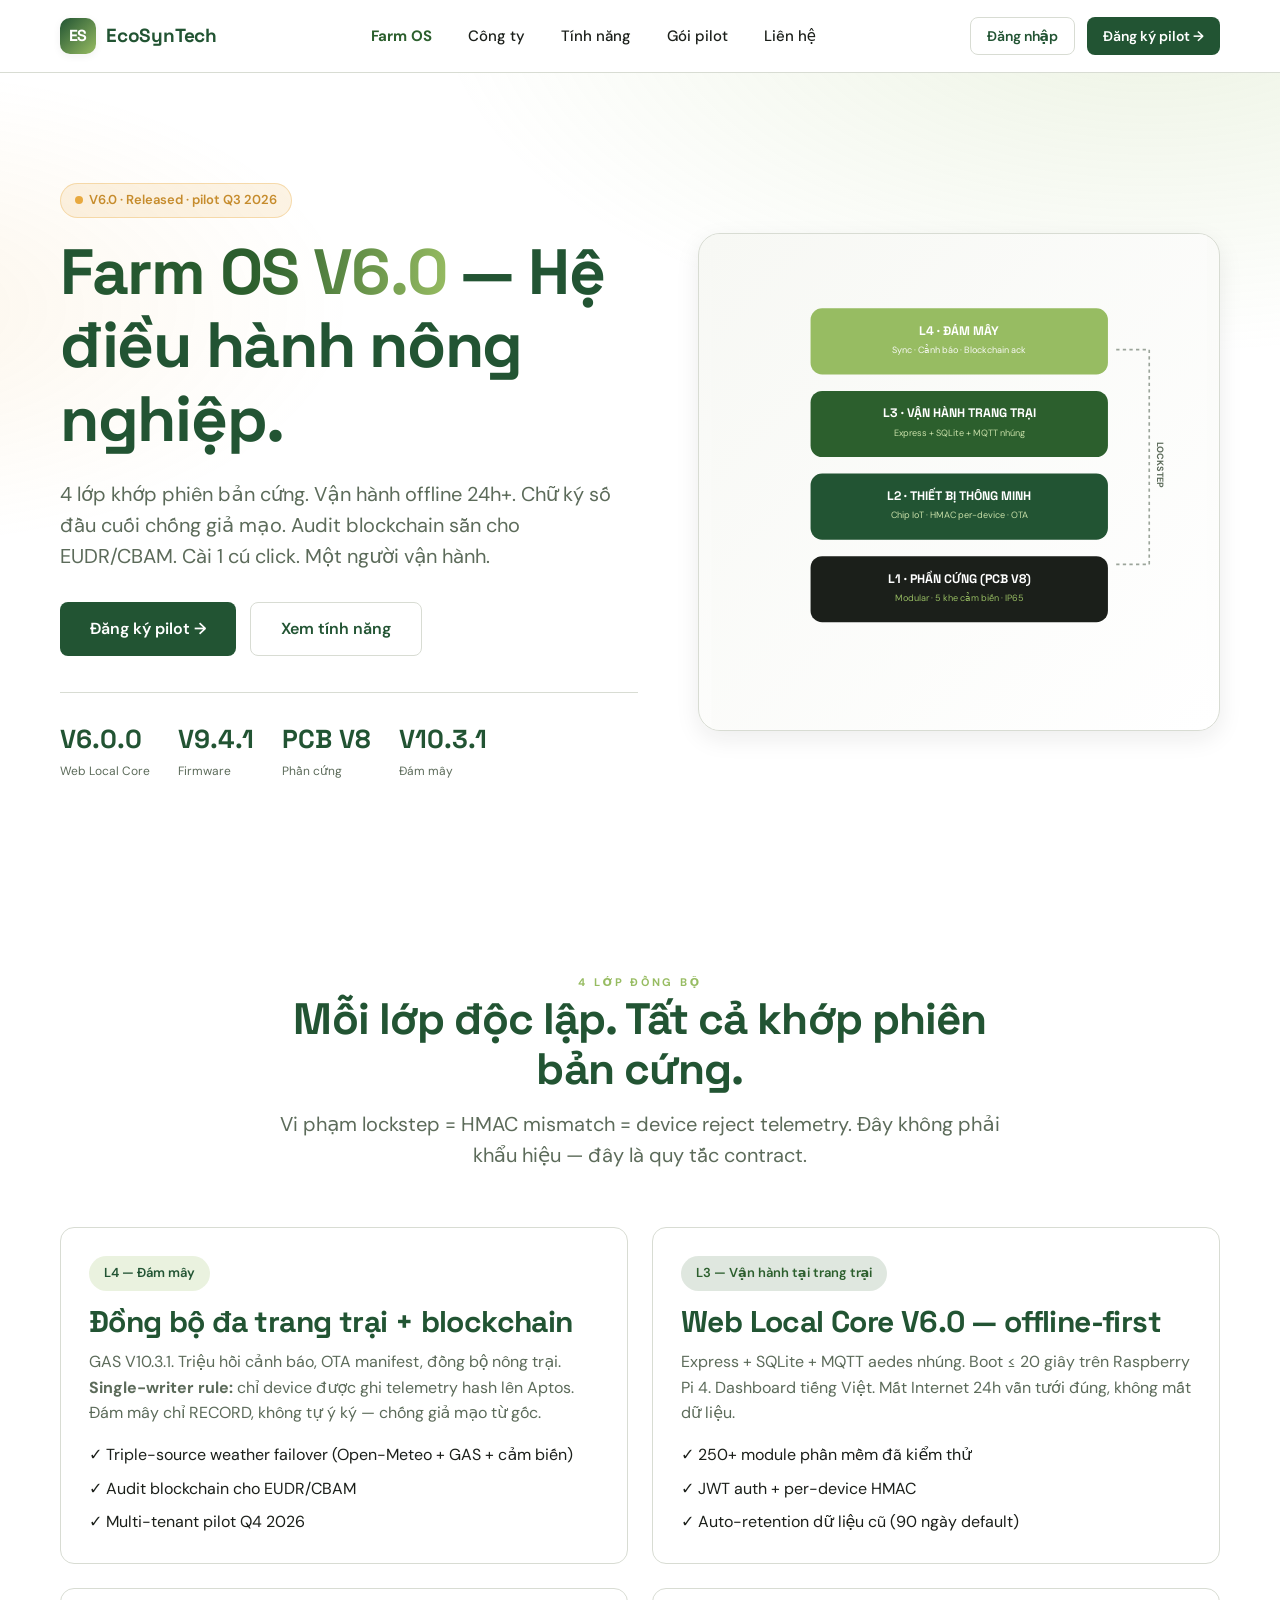
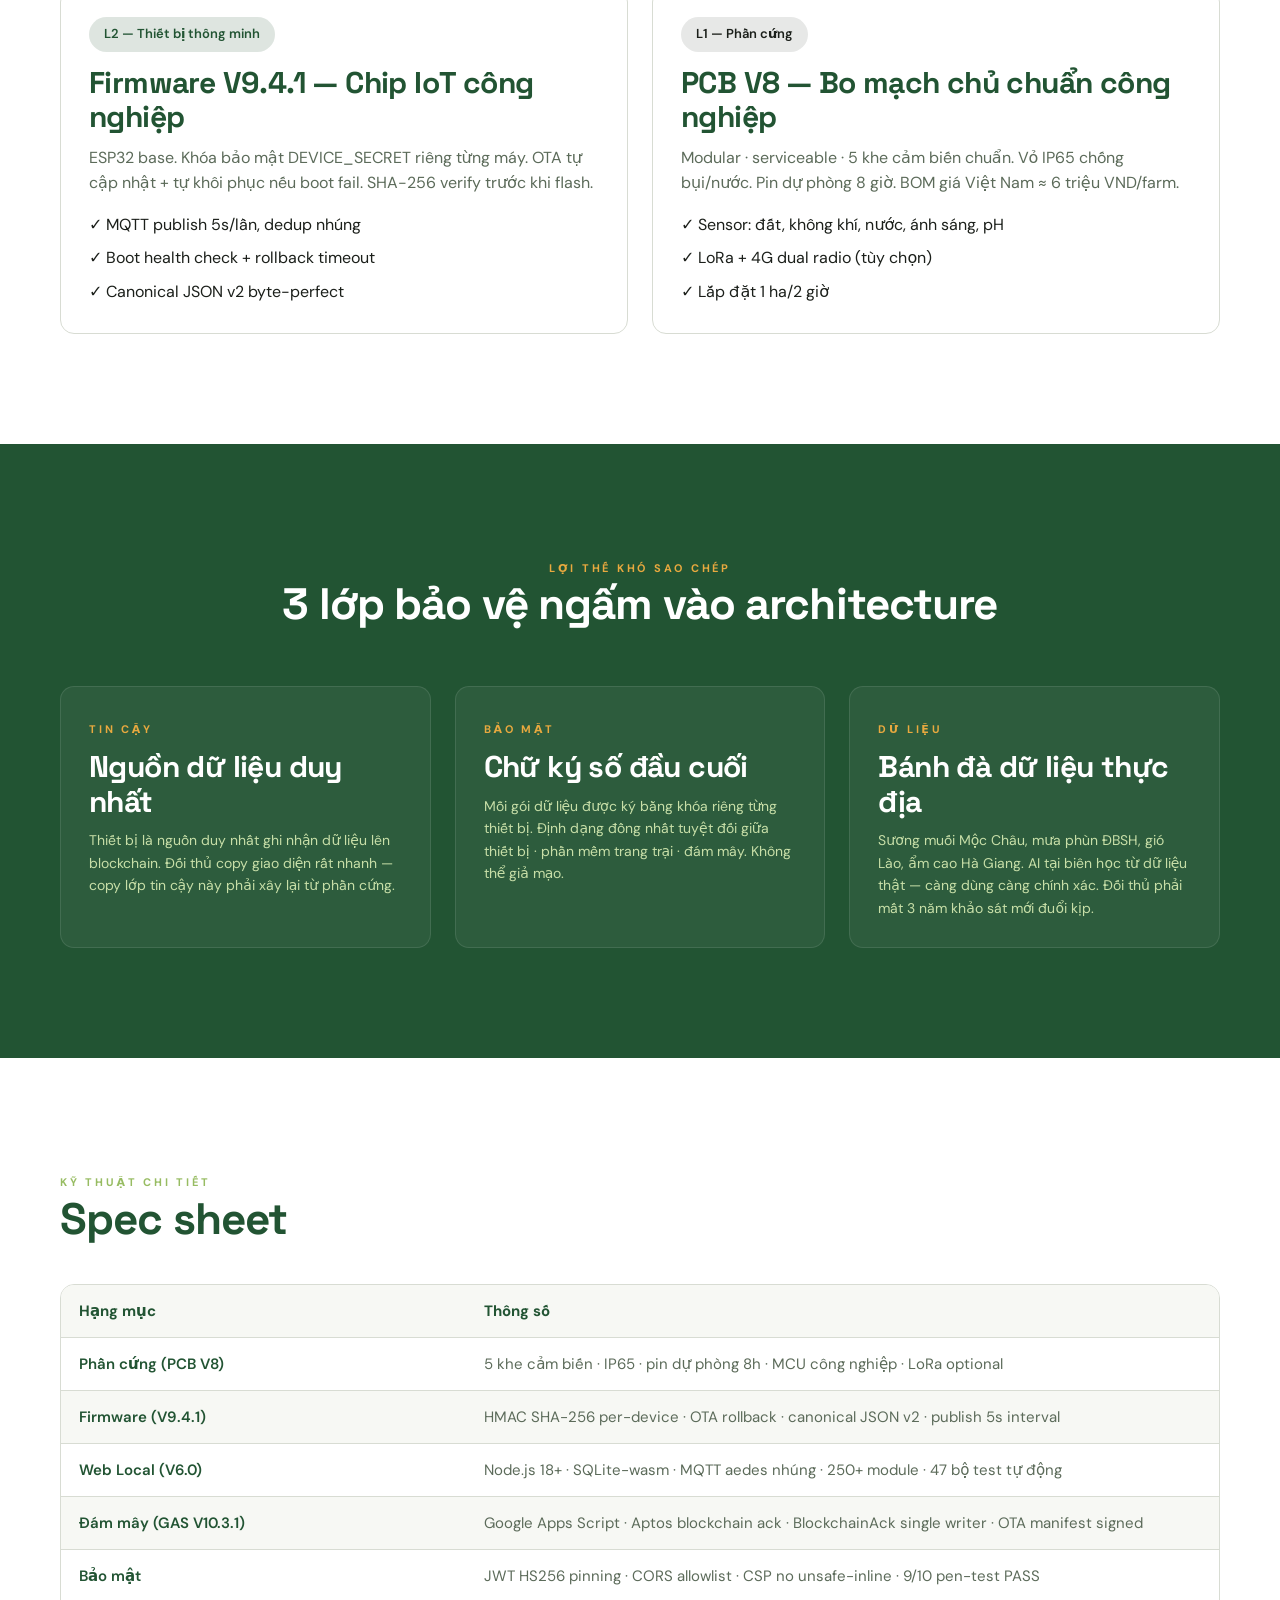
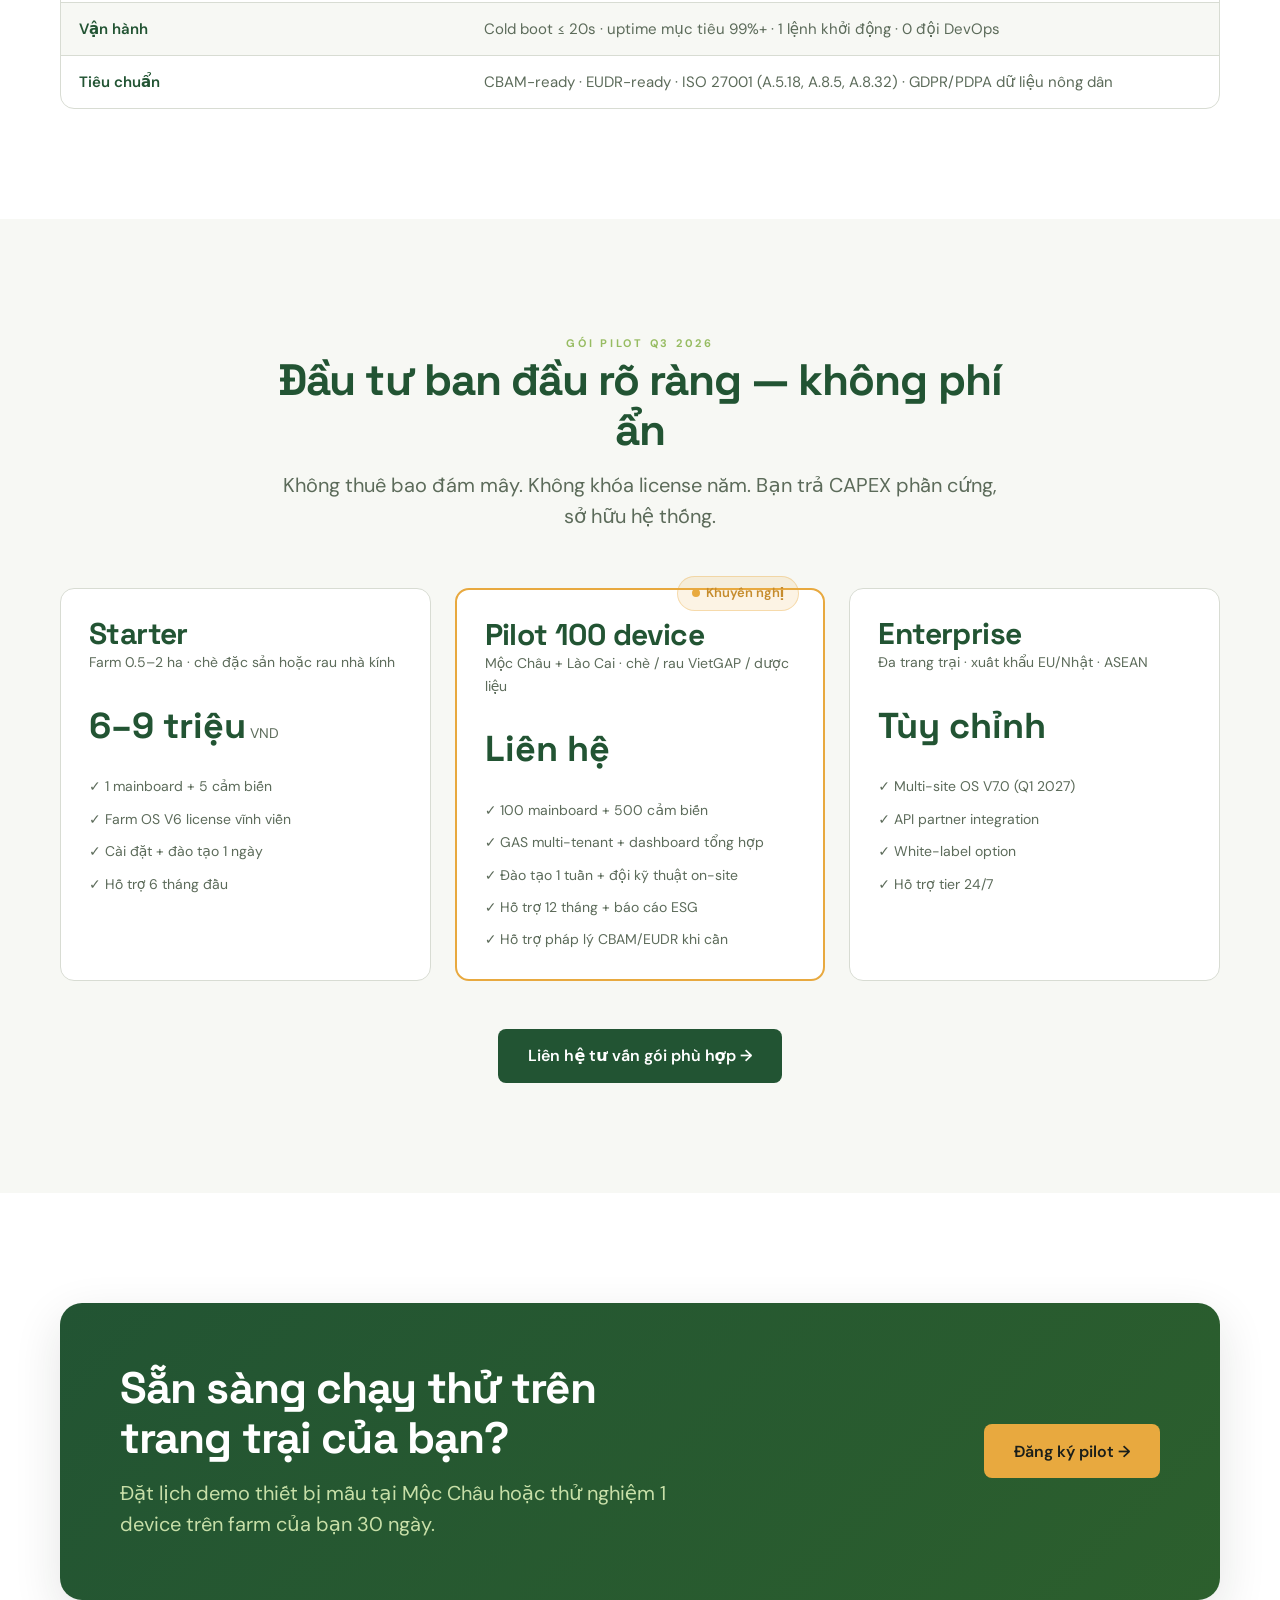
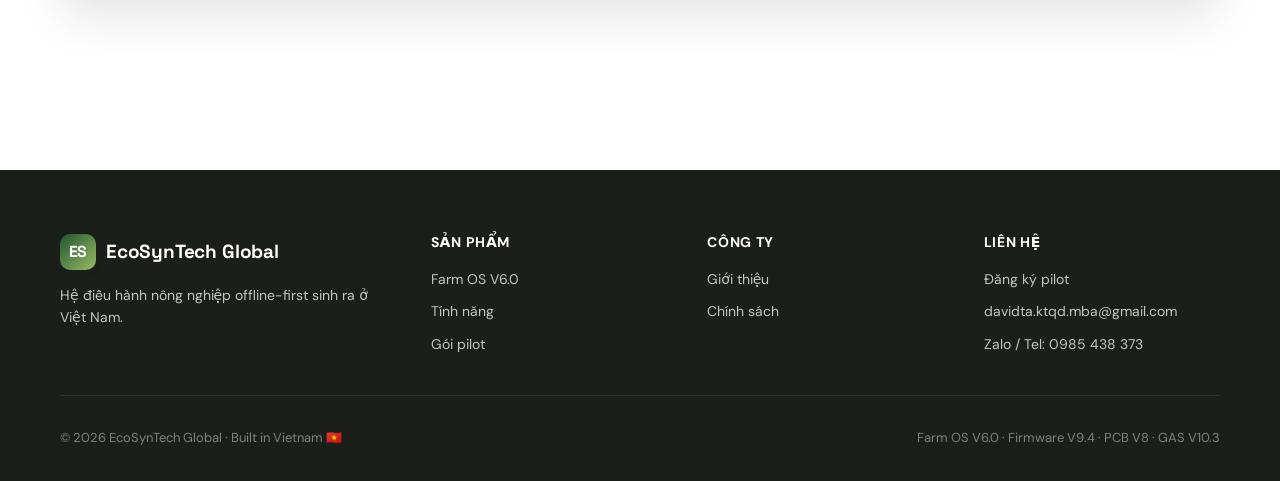
<file: farm-os.html>
<!doctype html>
<html lang="vi">
<head>
<meta charset="utf-8">
<meta name="viewport" content="width=device-width, initial-scale=1, viewport-fit=cover">
<title>Farm OS V6.0 — EcoSynTech Global</title>
<meta name="description" content="Farm OS V6.0: hệ điều hành nông nghiệp offline-first. 4 lớp lockstep — PCB V8, Firmware V9.4, Web Local V6, Đám mây V10.3. CBAM-ready · 6 triệu VND/farm.">
<meta name="theme-color" content="#225433">
<link rel="preconnect" href="https://fonts.googleapis.com">
<link rel="preconnect" href="https://fonts.gstatic.com" crossorigin>
<link href="https://fonts.googleapis.com/css2?family=DM+Sans:wght@400;500;600;700&family=Space+Grotesk:wght@400;500;600;700&display=swap" rel="stylesheet">
<link rel="stylesheet" href="css/landing.css">
<meta property="og:title" content="Farm OS V6.0 — Hệ điều hành nông nghiệp offline-first | EcoSynTech">
<meta property="og:description" content="Farm OS V6.0: 4 lớp lockstep PCB V8 · Firmware V9.4 · Web Local V6 · Đám mây V10.3. CBAM-ready · ~6 triệu VND linh kiện/farm.">
<meta property="og:image" content="https://ecosyntech68vn.github.io/ecosyntech-landing-2026-06/og-image.png">
<meta property="og:image:width" content="1200">
<meta property="og:image:height" content="630">
<meta property="og:image:type" content="image/png">
<meta property="og:url" content="https://ecosyntech68vn.github.io/ecosyntech-landing-2026-06/farm-os.html">
<meta property="og:type" content="website">
<meta property="og:site_name" content="EcoSynTech Global">
<meta property="og:locale" content="vi_VN">
<meta name="twitter:card" content="summary_large_image">
<meta name="twitter:title" content="Farm OS V6.0 — Hệ điều hành nông nghiệp offline-first | EcoSynTech">
<meta name="twitter:description" content="Farm OS V6.0: 4 lớp lockstep PCB V8 · Firmware V9.4 · Web Local V6 · Đám mây V10.3. CBAM-ready · ~6 triệu VND linh kiện/farm.">
<meta name="twitter:image" content="https://ecosyntech68vn.github.io/ecosyntech-landing-2026-06/og-image.png">
<link rel="canonical" href="https://ecosyntech68vn.github.io/ecosyntech-landing-2026-06/farm-os.html">
<script type="application/ld+json">
{
  "@context": "https://schema.org",
  "@graph": [
    {
      "@type": "Organization",
      "@id": "https://ecosyntech68vn.github.io/ecosyntech-landing-2026-06/#org",
      "name": "EcoSynTech Global",
      "url": "https://ecosyntech68vn.github.io/ecosyntech-landing-2026-06/",
      "logo": "https://ecosyntech68vn.github.io/ecosyntech-landing-2026-06/og-image.png",
      "description": "Hệ điều hành nông nghiệp offline-first sinh ra ở Việt Nam.",
      "founder": { "@type": "Person", "name": "Tạ Quang Thuận" },
      "foundingDate": "2024",
      "contactPoint": [{
        "@type": "ContactPoint",
        "telephone": "+84-985-438-373",
        "contactType": "customer service",
        "email": "davidta.ktqd.mba@gmail.com",
        "areaServed": "VN",
        "availableLanguage": ["Vietnamese", "English"]
      }],
      "address": {
        "@type": "PostalAddress",
        "addressCountry": "VN",
        "addressRegion": "Miền Bắc"
      }
    },
    {
      "@type": "WebSite",
      "@id": "https://ecosyntech68vn.github.io/ecosyntech-landing-2026-06/#website",
      "url": "https://ecosyntech68vn.github.io/ecosyntech-landing-2026-06/",
      "name": "EcoSynTech Global",
      "publisher": { "@id": "https://ecosyntech68vn.github.io/ecosyntech-landing-2026-06/#org" },
      "inLanguage": "vi-VN"
    }
  ]
}
</script>
</head>
<body>

<header class="nav">
  <div class="container nav-inner">
    <a href="index.html" class="brand">
      <span class="brand-mark">ES</span>
      <span>EcoSynTech</span>
    </a>
    <nav>
      <ul class="nav-links" id="navLinks">
        <li><a href="farm-os.html" style="color:var(--primary);font-weight:700;">Farm OS</a></li>
        <li><a href="about.html">Công ty</a></li>
        <li><a href="#features">Tính năng</a></li>
        <li><a href="#pricing">Gói pilot</a></li>
        <li><a href="pilot.html">Liên hệ</a></li>
      </ul>
    </nav>
    <div style="display:flex;align-items:center;gap:12px;">
      <a href="index.html" class="btn btn-ghost btn-sm">Đăng nhập</a>
      <a href="pilot.html" class="btn btn-primary btn-sm">Đăng ký pilot →</a>
      <button class="nav-toggle" id="navToggle" aria-label="Menu">☰</button>
    </div>
  </div>
</header>

<!-- Hero product -->
<section class="hero">
  <div class="container">
    <div class="hero-grid">
      <div>
        <span class="pill pill-amber"><span class="pill-dot"></span>V6.0 · Released · pilot Q3 2026</span>
        <h1><span class="em">Farm OS V6.0</span> — Hệ điều hành nông nghiệp.</h1>
        <p class="lead">4 lớp khớp phiên bản cứng. Vận hành offline 24h+. Chữ ký số đầu cuối chống giả mạo. Audit blockchain sẵn cho EUDR/CBAM. Cài 1 cú click. Một người vận hành.</p>
        <div class="hero-cta">
          <a href="pilot.html" class="btn btn-primary btn-lg">Đăng ký pilot →</a>
          <a href="#features" class="btn btn-ghost btn-lg">Xem tính năng</a>
        </div>

        <div class="hero-meta">
          <div class="item"><div class="n">V6.0.0</div><div class="l">Web Local Core</div></div>
          <div class="item"><div class="n">V9.4.1</div><div class="l">Firmware</div></div>
          <div class="item"><div class="n">PCB V8</div><div class="l">Phần cứng</div></div>
          <div class="item"><div class="n">V10.3.1</div><div class="l">Đám mây</div></div>
        </div>
      </div>

      <div class="hero-art">
        <svg viewBox="0 0 600 600" xmlns="http://www.w3.org/2000/svg" style="position:absolute;inset:0;width:100%;height:100%;">
          <defs>
            <linearGradient id="bg2" x1="0" y1="0" x2="1" y2="1">
              <stop offset="0" stop-color="#F7F8F4"/><stop offset="1" stop-color="#FFFFFF"/>
            </linearGradient>
          </defs>
          <rect width="600" height="600" fill="url(#bg2)"/>
          <!-- Stacked layers -->
          <g transform="translate(120,90)">
            <!-- Cloud layer -->
            <rect x="0" y="0" width="360" height="80" rx="14" fill="#97BC62"/>
            <text x="180" y="32" text-anchor="middle" fill="#FFF" font-family="Space Grotesk" font-weight="700" font-size="15">L4 · ĐÁM MÂY</text>
            <text x="180" y="54" text-anchor="middle" fill="#F7F8F4" font-family="DM Sans" font-size="11">Sync · Cảnh báo · Blockchain ack</text>
            <!-- Web local -->
            <rect x="0" y="100" width="360" height="80" rx="14" fill="#2C5F2D"/>
            <text x="180" y="132" text-anchor="middle" fill="#FFF" font-family="Space Grotesk" font-weight="700" font-size="15">L3 · VẬN HÀNH TRANG TRẠI</text>
            <text x="180" y="154" text-anchor="middle" fill="#C8DFA8" font-family="DM Sans" font-size="11">Express + SQLite + MQTT nhúng</text>
            <!-- Firmware -->
            <rect x="0" y="200" width="360" height="80" rx="14" fill="#225433"/>
            <text x="180" y="232" text-anchor="middle" fill="#FFF" font-family="Space Grotesk" font-weight="700" font-size="15">L2 · THIẾT BỊ THÔNG MINH</text>
            <text x="180" y="254" text-anchor="middle" fill="#C8DFA8" font-family="DM Sans" font-size="11">Chip IoT · HMAC per-device · OTA</text>
            <!-- PCB -->
            <rect x="0" y="300" width="360" height="80" rx="14" fill="#1B1F1A"/>
            <text x="180" y="332" text-anchor="middle" fill="#FFF" font-family="Space Grotesk" font-weight="700" font-size="15">L1 · PHẦN CỨNG (PCB V8)</text>
            <text x="180" y="354" text-anchor="middle" fill="#97BC62" font-family="DM Sans" font-size="11">Modular · 5 khe cảm biến · IP65</text>
          </g>
          <!-- Right connectors -->
          <g transform="translate(490,140)" stroke="#5C6B5A" stroke-width="2" fill="none" stroke-dasharray="4 4" opacity="0.6">
            <path d="M0,0 L40,0 L40,260 L0,260"/>
          </g>
          <text x="540" y="280" text-anchor="middle" fill="#5C6B5A" font-family="DM Sans" font-size="11" font-weight="700" transform="rotate(90,540,280)">LOCKSTEP</text>
        </svg>
      </div>
    </div>
  </div>
</section>

<!-- 4 layers detail -->
<section class="section" id="features">
  <div class="container">
    <div class="section-head">
      <span class="eyebrow">4 lớp đồng bộ</span>
      <h2>Mỗi lớp độc lập. Tất cả khớp phiên bản cứng.</h2>
      <p class="lead">Vi phạm lockstep = HMAC mismatch = device reject telemetry. Đây không phải khẩu hiệu — đây là quy tắc contract.</p>
    </div>

    <div class="grid grid-2">
      <div class="card">
        <div class="pill" style="background:rgba(151,188,98,0.2);border-color:transparent;color:var(--deep);">L4 — Đám mây</div>
        <h3 style="margin-top:14px;">Đồng bộ đa trang trại + blockchain</h3>
        <p class="muted" style="margin-top:10px;">GAS V10.3.1. Triệu hồi cảnh báo, OTA manifest, đồng bộ nông trại. <b>Single-writer rule:</b> chỉ device được ghi telemetry hash lên Aptos. Đám mây chỉ RECORD, không tự ý ký — chống giả mạo từ gốc.</p>
        <ul style="margin-top:16px;list-style:none;display:flex;flex-direction:column;gap:8px;">
          <li>✓ Triple-source weather failover (Open-Meteo + GAS + cảm biến)</li>
          <li>✓ Audit blockchain cho EUDR/CBAM</li>
          <li>✓ Multi-tenant pilot Q4 2026</li>
        </ul>
      </div>

      <div class="card">
        <div class="pill" style="background:rgba(44,95,45,0.15);border-color:transparent;color:var(--primary);">L3 — Vận hành tại trang trại</div>
        <h3 style="margin-top:14px;">Web Local Core V6.0 — offline-first</h3>
        <p class="muted" style="margin-top:10px;">Express + SQLite + MQTT aedes nhúng. Boot ≤ 20 giây trên Raspberry Pi 4. Dashboard tiếng Việt. Mất Internet 24h vẫn tưới đúng, không mất dữ liệu.</p>
        <ul style="margin-top:16px;list-style:none;display:flex;flex-direction:column;gap:8px;">
          <li>✓ 250+ module phần mềm đã kiểm thử</li>
          <li>✓ JWT auth + per-device HMAC</li>
          <li>✓ Auto-retention dữ liệu cũ (90 ngày default)</li>
        </ul>
      </div>

      <div class="card">
        <div class="pill" style="background:rgba(34,84,51,0.15);border-color:transparent;color:var(--deep);">L2 — Thiết bị thông minh</div>
        <h3 style="margin-top:14px;">Firmware V9.4.1 — Chip IoT công nghiệp</h3>
        <p class="muted" style="margin-top:10px;">ESP32 base. Khóa bảo mật DEVICE_SECRET riêng từng máy. OTA tự cập nhật + tự khôi phục nếu boot fail. SHA-256 verify trước khi flash.</p>
        <ul style="margin-top:16px;list-style:none;display:flex;flex-direction:column;gap:8px;">
          <li>✓ MQTT publish 5s/lần, dedup nhúng</li>
          <li>✓ Boot health check + rollback timeout</li>
          <li>✓ Canonical JSON v2 byte-perfect</li>
        </ul>
      </div>

      <div class="card">
        <div class="pill" style="background:rgba(27,31,26,0.10);border-color:transparent;color:var(--ink);">L1 — Phần cứng</div>
        <h3 style="margin-top:14px;">PCB V8 — Bo mạch chủ chuẩn công nghiệp</h3>
        <p class="muted" style="margin-top:10px;">Modular · serviceable · 5 khe cảm biến chuẩn. Vỏ IP65 chống bụi/nước. Pin dự phòng 8 giờ. BOM giá Việt Nam ≈ 6 triệu VND/farm.</p>
        <ul style="margin-top:16px;list-style:none;display:flex;flex-direction:column;gap:8px;">
          <li>✓ Sensor: đất, không khí, nước, ánh sáng, pH</li>
          <li>✓ LoRa + 4G dual radio (tùy chọn)</li>
          <li>✓ Lắp đặt 1 ha/2 giờ</li>
        </ul>
      </div>
    </div>
  </div>
</section>

<!-- Defensibility -->
<section class="section section-dark">
  <div class="container">
    <div class="section-head">
      <span class="eyebrow" style="color:var(--amber);">Lợi thế khó sao chép</span>
      <h2>3 lớp bảo vệ ngấm vào architecture</h2>
    </div>

    <div class="grid grid-3">
      <div class="card card-dark" style="background:rgba(255,255,255,0.05);border-color:rgba(255,255,255,0.10);">
        <span class="eyebrow" style="color:var(--amber);">Tin cậy</span>
        <h3 style="margin-top:10px;">Nguồn dữ liệu duy nhất</h3>
        <p class="muted" style="margin-top:10px;font-size:14px;">Thiết bị là nguồn duy nhất ghi nhận dữ liệu lên blockchain. Đối thủ copy giao diện rất nhanh — copy lớp tin cậy này phải xây lại từ phần cứng.</p>
      </div>
      <div class="card card-dark" style="background:rgba(255,255,255,0.05);border-color:rgba(255,255,255,0.10);">
        <span class="eyebrow" style="color:var(--amber);">Bảo mật</span>
        <h3 style="margin-top:10px;">Chữ ký số đầu cuối</h3>
        <p class="muted" style="margin-top:10px;font-size:14px;">Mỗi gói dữ liệu được ký bằng khóa riêng từng thiết bị. Định dạng đồng nhất tuyệt đối giữa thiết bị · phần mềm trang trại · đám mây. Không thể giả mạo.</p>
      </div>
      <div class="card card-dark" style="background:rgba(255,255,255,0.05);border-color:rgba(255,255,255,0.10);">
        <span class="eyebrow" style="color:var(--amber);">Dữ liệu</span>
        <h3 style="margin-top:10px;">Bánh đà dữ liệu thực địa</h3>
        <p class="muted" style="margin-top:10px;font-size:14px;">Sương muối Mộc Châu, mưa phùn ĐBSH, gió Lào, ẩm cao Hà Giang. AI tại biên học từ dữ liệu thật — càng dùng càng chính xác. Đối thủ phải mất 3 năm khảo sát mới đuổi kịp.</p>
      </div>
    </div>
  </div>
</section>

<!-- Specs / Tech matrix -->
<section class="section">
  <div class="container">
    <div class="section-head left">
      <span class="eyebrow">Kỹ thuật chi tiết</span>
      <h2>Spec sheet</h2>
    </div>

    <div style="border:1px solid var(--line); border-radius:var(--radius); overflow:hidden;">
      <table style="width:100%; border-collapse:collapse; font-size:15px;">
        <thead style="background:var(--cream);">
          <tr>
            <th style="text-align:left; padding:14px 18px; font-weight:700; color:var(--deep); width:35%;">Hạng mục</th>
            <th style="text-align:left; padding:14px 18px; font-weight:700; color:var(--deep);">Thông số</th>
          </tr>
        </thead>
        <tbody>
          <tr style="border-top:1px solid var(--line);">
            <td style="padding:14px 18px; color:var(--deep); font-weight:600;">Phần cứng (PCB V8)</td>
            <td style="padding:14px 18px; color:var(--mid);">5 khe cảm biến · IP65 · pin dự phòng 8h · MCU công nghiệp · LoRa optional</td>
          </tr>
          <tr style="border-top:1px solid var(--line); background:var(--cream);">
            <td style="padding:14px 18px; color:var(--deep); font-weight:600;">Firmware (V9.4.1)</td>
            <td style="padding:14px 18px; color:var(--mid);">HMAC SHA-256 per-device · OTA rollback · canonical JSON v2 · publish 5s interval</td>
          </tr>
          <tr style="border-top:1px solid var(--line);">
            <td style="padding:14px 18px; color:var(--deep); font-weight:600;">Web Local (V6.0)</td>
            <td style="padding:14px 18px; color:var(--mid);">Node.js 18+ · SQLite-wasm · MQTT aedes nhúng · 250+ module · 47 bộ test tự động</td>
          </tr>
          <tr style="border-top:1px solid var(--line); background:var(--cream);">
            <td style="padding:14px 18px; color:var(--deep); font-weight:600;">Đám mây (GAS V10.3.1)</td>
            <td style="padding:14px 18px; color:var(--mid);">Google Apps Script · Aptos blockchain ack · BlockchainAck single writer · OTA manifest signed</td>
          </tr>
          <tr style="border-top:1px solid var(--line);">
            <td style="padding:14px 18px; color:var(--deep); font-weight:600;">Bảo mật</td>
            <td style="padding:14px 18px; color:var(--mid);">JWT HS256 pinning · CORS allowlist · CSP no unsafe-inline · 9/10 pen-test PASS</td>
          </tr>
          <tr style="border-top:1px solid var(--line); background:var(--cream);">
            <td style="padding:14px 18px; color:var(--deep); font-weight:600;">Vận hành</td>
            <td style="padding:14px 18px; color:var(--mid);">Cold boot ≤ 20s · uptime mục tiêu 99%+ · 1 lệnh khởi động · 0 đội DevOps</td>
          </tr>
          <tr style="border-top:1px solid var(--line);">
            <td style="padding:14px 18px; color:var(--deep); font-weight:600;">Tiêu chuẩn</td>
            <td style="padding:14px 18px; color:var(--mid);">CBAM-ready · EUDR-ready · ISO 27001 (A.5.18, A.8.5, A.8.32) · GDPR/PDPA dữ liệu nông dân</td>
          </tr>
        </tbody>
      </table>
    </div>
  </div>
</section>

<!-- Pricing pilot -->
<section class="section" style="background:var(--cream);" id="pricing">
  <div class="container">
    <div class="section-head">
      <span class="eyebrow">Gói pilot Q3 2026</span>
      <h2>Đầu tư ban đầu rõ ràng — không phí ẩn</h2>
      <p class="lead">Không thuê bao đám mây. Không khóa license năm. Bạn trả CAPEX phần cứng, sở hữu hệ thống.</p>
    </div>

    <div class="grid grid-3">
      <div class="card">
        <h3>Starter</h3>
        <p class="muted" style="font-size:14px;">Farm 0.5–2 ha · chè đặc sản hoặc rau nhà kính</p>
        <div style="margin-top:24px;">
          <span style="font-family:var(--font-display);font-size:36px;font-weight:700;color:var(--deep);">6–9 triệu</span>
          <span style="color:var(--mid);font-size:14px;">VND</span>
        </div>
        <ul style="margin-top:20px;list-style:none;display:flex;flex-direction:column;gap:10px;font-size:14px;color:var(--mid);">
          <li>✓ 1 mainboard + 5 cảm biến</li>
          <li>✓ Farm OS V6 license vĩnh viễn</li>
          <li>✓ Cài đặt + đào tạo 1 ngày</li>
          <li>✓ Hỗ trợ 6 tháng đầu</li>
        </ul>
      </div>

      <div class="card" style="border-color:var(--amber); border-width:2px; position:relative;">
        <div style="position:absolute; top:-14px; right:24px;" class="pill pill-amber"><span class="pill-dot"></span>Khuyến nghị</div>
        <h3>Pilot 100 device</h3>
        <p class="muted" style="font-size:14px;">Mộc Châu + Lào Cai · chè / rau VietGAP / dược liệu</p>
        <div style="margin-top:24px;">
          <span style="font-family:var(--font-display);font-size:36px;font-weight:700;color:var(--deep);">Liên hệ</span>
        </div>
        <ul style="margin-top:20px;list-style:none;display:flex;flex-direction:column;gap:10px;font-size:14px;color:var(--mid);">
          <li>✓ 100 mainboard + 500 cảm biến</li>
          <li>✓ GAS multi-tenant + dashboard tổng hợp</li>
          <li>✓ Đào tạo 1 tuần + đội kỹ thuật on-site</li>
          <li>✓ Hỗ trợ 12 tháng + báo cáo ESG</li>
          <li>✓ Hỗ trợ pháp lý CBAM/EUDR khi cần</li>
        </ul>
      </div>

      <div class="card">
        <h3>Enterprise</h3>
        <p class="muted" style="font-size:14px;">Đa trang trại · xuất khẩu EU/Nhật · ASEAN</p>
        <div style="margin-top:24px;">
          <span style="font-family:var(--font-display);font-size:36px;font-weight:700;color:var(--deep);">Tùy chỉnh</span>
        </div>
        <ul style="margin-top:20px;list-style:none;display:flex;flex-direction:column;gap:10px;font-size:14px;color:var(--mid);">
          <li>✓ Multi-site OS V7.0 (Q1 2027)</li>
          <li>✓ API partner integration</li>
          <li>✓ White-label option</li>
          <li>✓ Hỗ trợ tier 24/7</li>
        </ul>
      </div>
    </div>

    <div style="text-align:center; margin-top:48px;">
      <a href="pilot.html" class="btn btn-primary btn-lg">Liên hệ tư vấn gói phù hợp →</a>
    </div>
  </div>
</section>

<!-- CTA -->
<section class="section">
  <div class="container">
    <div class="cta-banner">
      <div>
        <h2>Sẵn sàng chạy thử trên trang trại của bạn?</h2>
        <p class="lead" style="margin-top:14px;">Đặt lịch demo thiết bị mẫu tại Mộc Châu hoặc thử nghiệm 1 device trên farm của bạn 30 ngày.</p>
      </div>
      <div class="actions">
        <a href="pilot.html" class="btn btn-amber btn-lg">Đăng ký pilot →</a>
      </div>
    </div>
  </div>
</section>

<footer class="footer">
  <div class="container">
    <div class="footer-grid">
      <div>
        <div class="brand" style="color:#fff;"><span class="brand-mark">ES</span><span>EcoSynTech Global</span></div>
        <p style="margin-top:14px;font-size:14px;max-width:340px;">Hệ điều hành nông nghiệp offline-first sinh ra ở Việt Nam.</p>
      </div>
      <div>
        <h4>Sản phẩm</h4>
        <ul>
          <li><a href="farm-os.html">Farm OS V6.0</a></li>
          <li><a href="#features">Tính năng</a></li>
          <li><a href="#pricing">Gói pilot</a></li>
        </ul>
      </div>
      <div>
        <h4>Công ty</h4>
        <ul>
          <li><a href="about.html">Giới thiệu</a></li>
          <li><a href="policies.html">Chính sách</a></li>
        </ul>
      </div>
      <div>
        <h4>Liên hệ</h4>
        <ul>
          <li><a href="pilot.html">Đăng ký pilot</a></li>
          <li><a href="mailto:davidta.ktqd.mba@gmail.com">davidta.ktqd.mba@gmail.com</a></li><li><a href="https://zalo.me/0985438373" target="_blank" rel="noopener">Zalo / Tel: 0985 438 373</a></li>
        </ul>
      </div>
    </div>
    <div class="footer-bottom">
      <div>© 2026 EcoSynTech Global · Built in Vietnam 🇻🇳</div>
      <div>Farm OS V6.0 · Firmware V9.4 · PCB V8 · GAS V10.3</div>
    </div>
  </div>
</footer>

<script>document.getElementById('navToggle')?.addEventListener('click',function(){document.getElementById('navLinks').classList.toggle('open');});</script>
</body>
</html>
</file>
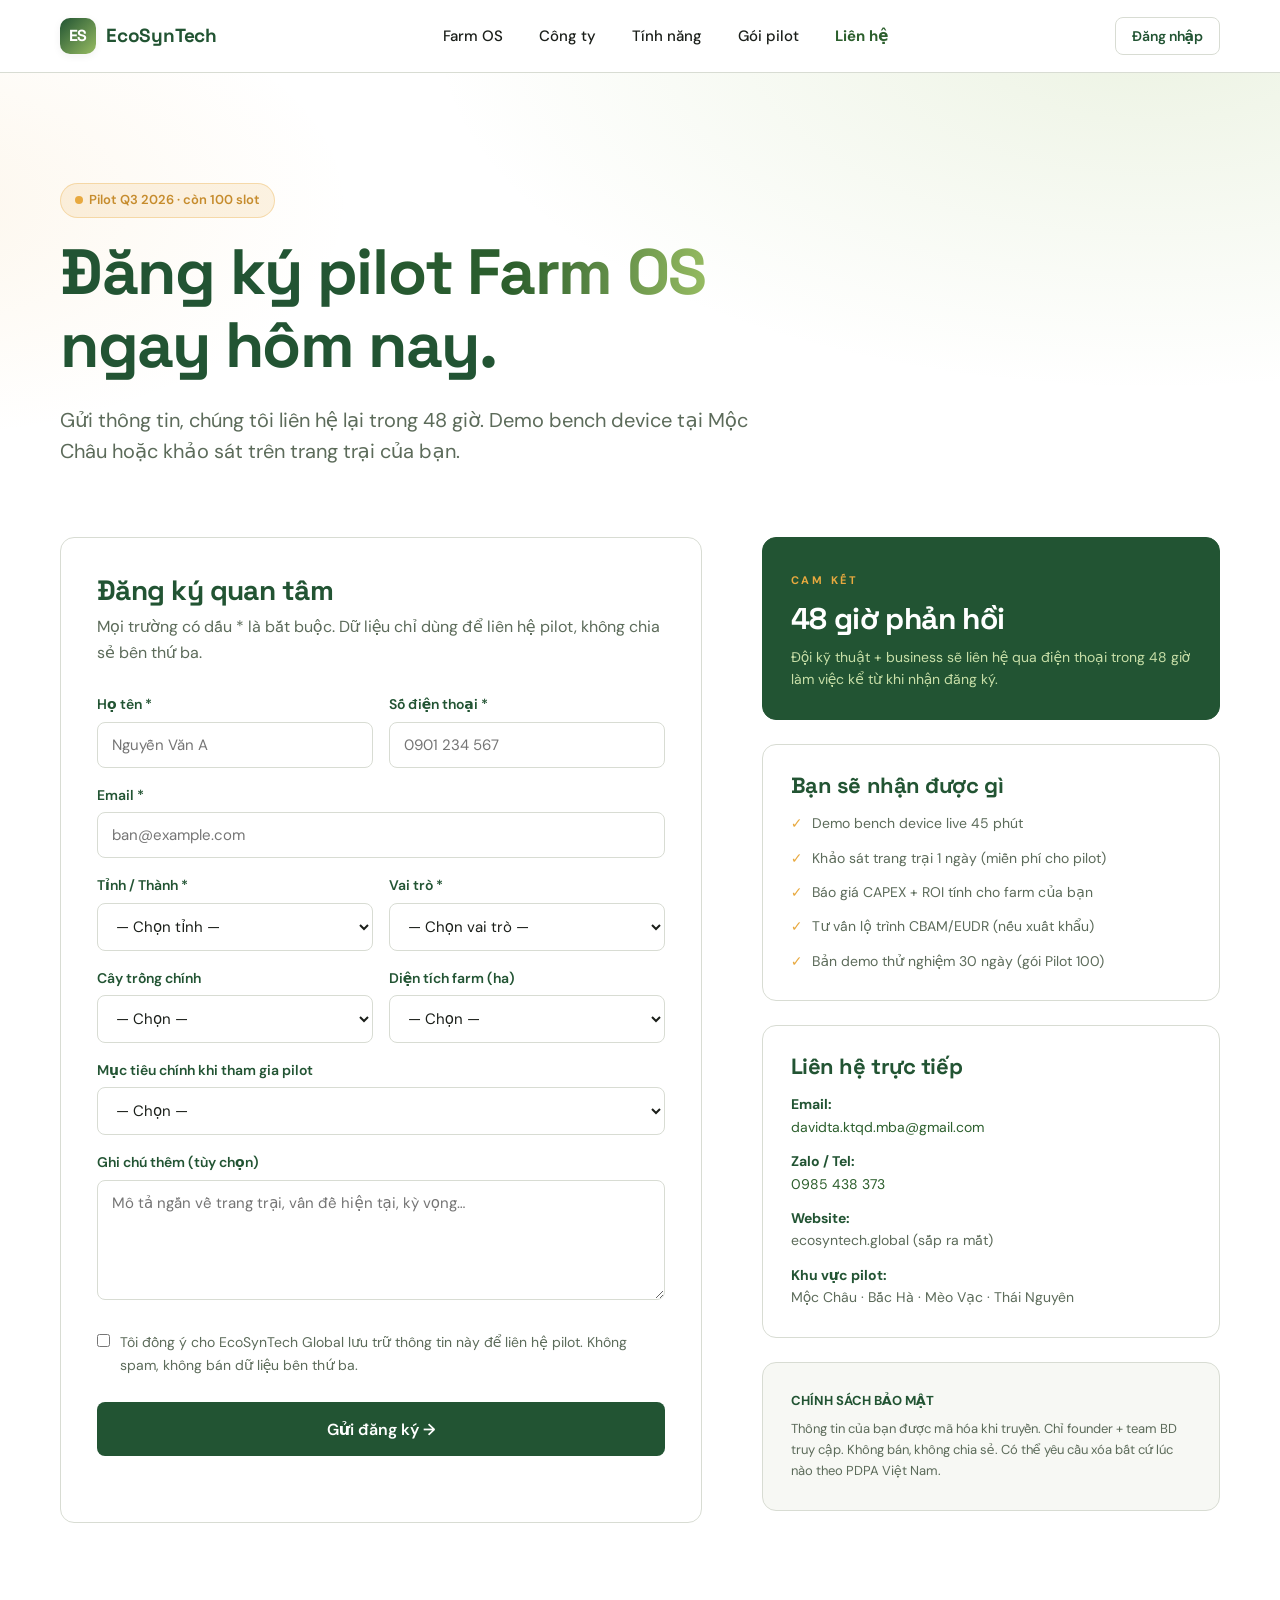
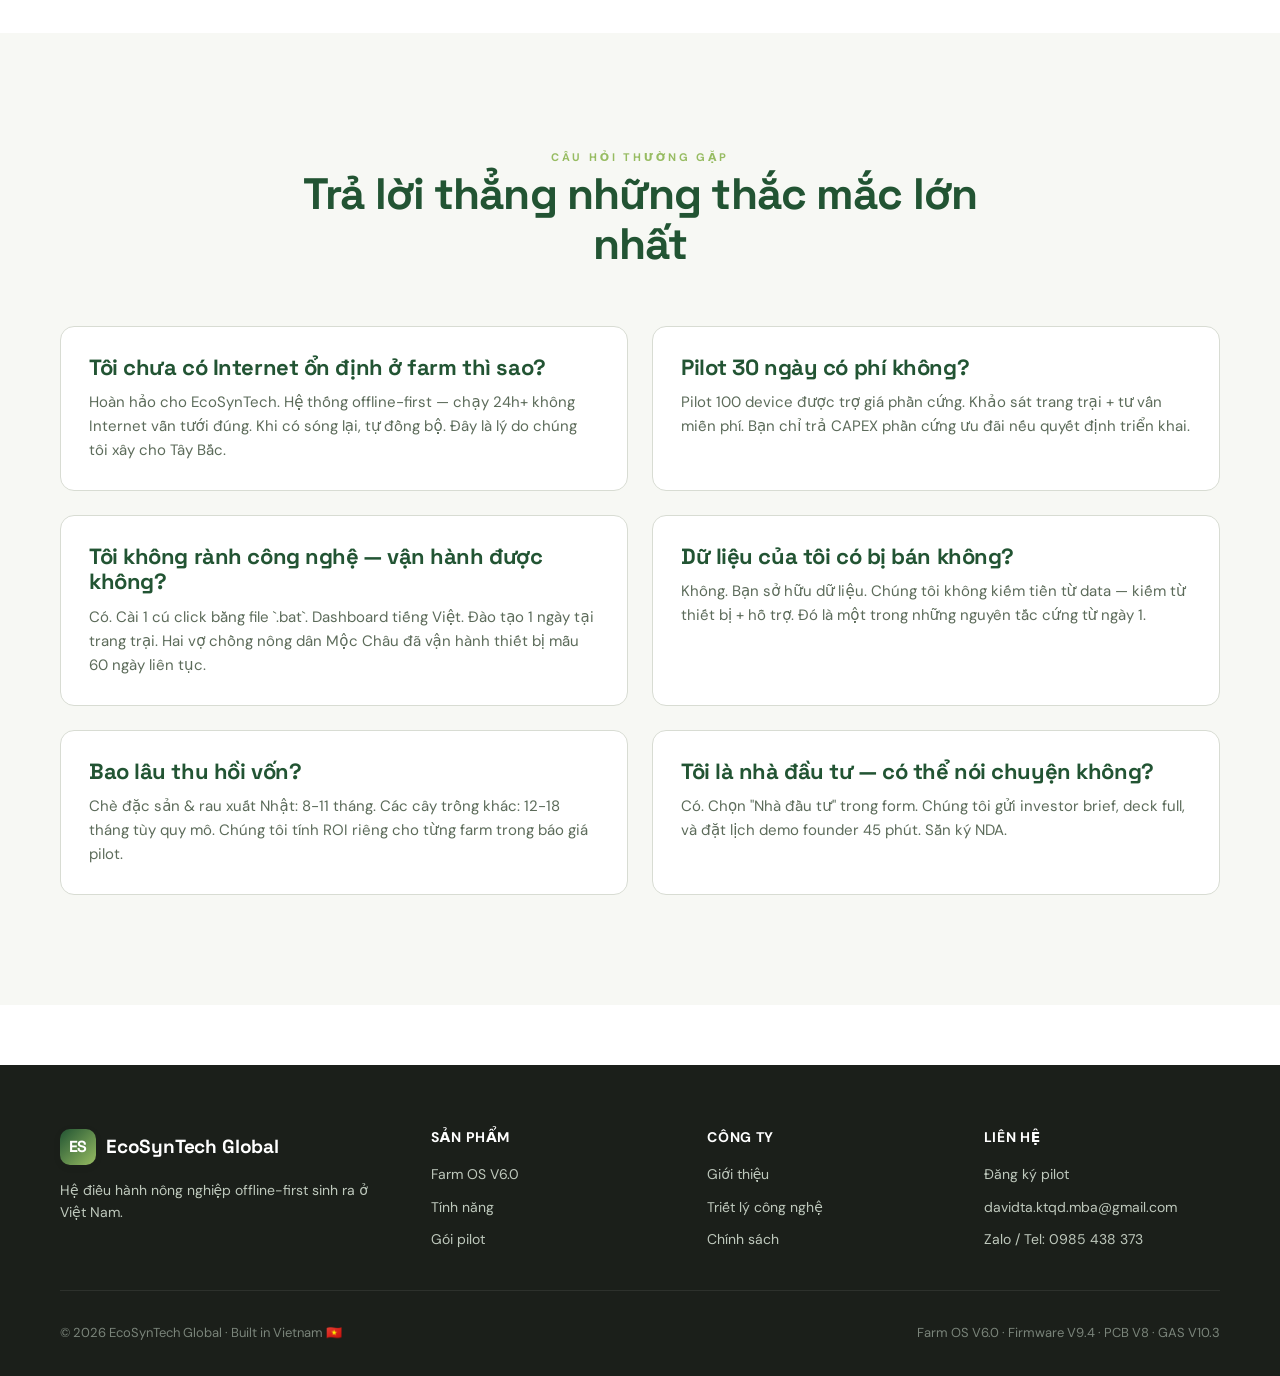
<file: pilot.html>
<!doctype html>
<html lang="vi">
<head>
<meta charset="utf-8">
<meta name="viewport" content="width=device-width, initial-scale=1, viewport-fit=cover">
<title>Đăng ký pilot Farm OS — EcoSynTech Global</title>
<meta name="description" content="Đăng ký pilot 100 device EcoSynTech Farm OS — Mộc Châu + Lào Cai · Q3 2026. Chè đặc sản, rau VietGAP, dược liệu. ROI 8-11 tháng.">
<meta name="theme-color" content="#225433">
<link rel="preconnect" href="https://fonts.googleapis.com">
<link rel="preconnect" href="https://fonts.gstatic.com" crossorigin>
<link href="https://fonts.googleapis.com/css2?family=DM+Sans:wght@400;500;600;700&family=Space+Grotesk:wght@400;500;600;700&display=swap" rel="stylesheet">
<link rel="stylesheet" href="css/landing.css">
<meta property="og:title" content="Đăng ký pilot Farm OS — EcoSynTech Global">
<meta property="og:description" content="Pilot 100 device Mộc Châu + Lào Cai Q3 2026. Chè đặc sản · rau VietGAP · dược liệu. ROI 8-11 tháng. Đăng ký miễn phí.">
<meta property="og:image" content="https://ecosyntech68vn.github.io/ecosyntech-landing-2026-06/og-image.png">
<meta property="og:image:width" content="1200">
<meta property="og:image:height" content="630">
<meta property="og:image:type" content="image/png">
<meta property="og:url" content="https://ecosyntech68vn.github.io/ecosyntech-landing-2026-06/pilot.html">
<meta property="og:type" content="website">
<meta property="og:site_name" content="EcoSynTech Global">
<meta property="og:locale" content="vi_VN">
<meta name="twitter:card" content="summary_large_image">
<meta name="twitter:title" content="Đăng ký pilot Farm OS — EcoSynTech Global">
<meta name="twitter:description" content="Pilot 100 device Mộc Châu + Lào Cai Q3 2026. Chè đặc sản · rau VietGAP · dược liệu. ROI 8-11 tháng. Đăng ký miễn phí.">
<meta name="twitter:image" content="https://ecosyntech68vn.github.io/ecosyntech-landing-2026-06/og-image.png">
<link rel="canonical" href="https://ecosyntech68vn.github.io/ecosyntech-landing-2026-06/pilot.html">
<script type="application/ld+json">
{
  "@context": "https://schema.org",
  "@graph": [
    {
      "@type": "Organization",
      "@id": "https://ecosyntech68vn.github.io/ecosyntech-landing-2026-06/#org",
      "name": "EcoSynTech Global",
      "url": "https://ecosyntech68vn.github.io/ecosyntech-landing-2026-06/",
      "logo": "https://ecosyntech68vn.github.io/ecosyntech-landing-2026-06/og-image.png",
      "description": "Hệ điều hành nông nghiệp offline-first sinh ra ở Việt Nam.",
      "founder": { "@type": "Person", "name": "Tạ Quang Thuận" },
      "foundingDate": "2024",
      "contactPoint": [{
        "@type": "ContactPoint",
        "telephone": "+84-985-438-373",
        "contactType": "customer service",
        "email": "davidta.ktqd.mba@gmail.com",
        "areaServed": "VN",
        "availableLanguage": ["Vietnamese", "English"]
      }],
      "address": {
        "@type": "PostalAddress",
        "addressCountry": "VN",
        "addressRegion": "Miền Bắc"
      }
    },
    {
      "@type": "WebSite",
      "@id": "https://ecosyntech68vn.github.io/ecosyntech-landing-2026-06/#website",
      "url": "https://ecosyntech68vn.github.io/ecosyntech-landing-2026-06/",
      "name": "EcoSynTech Global",
      "publisher": { "@id": "https://ecosyntech68vn.github.io/ecosyntech-landing-2026-06/#org" },
      "inLanguage": "vi-VN"
    }
  ]
}
</script>
</head>
<body>

<header class="nav">
  <div class="container nav-inner">
    <a href="index.html" class="brand">
      <span class="brand-mark">ES</span>
      <span>EcoSynTech</span>
    </a>
    <nav>
      <ul class="nav-links" id="navLinks">
        <li><a href="farm-os.html">Farm OS</a></li>
        <li><a href="about.html">Công ty</a></li>
        <li><a href="farm-os.html#features">Tính năng</a></li>
        <li><a href="farm-os.html#pricing">Gói pilot</a></li>
        <li><a href="pilot.html" style="color:var(--primary);font-weight:700;">Liên hệ</a></li>
      </ul>
    </nav>
    <div style="display:flex;align-items:center;gap:12px;">
      <a href="index.html" class="btn btn-ghost btn-sm">Đăng nhập</a>
      <button class="nav-toggle" id="navToggle" aria-label="Menu">☰</button>
    </div>
  </div>
</header>

<!-- Hero -->
<section class="hero" style="padding-bottom:40px;">
  <div class="container">
    <div style="max-width:760px;">
      <span class="pill pill-amber"><span class="pill-dot"></span>Pilot Q3 2026 · còn 100 slot</span>
      <h1 style="margin-top:18px;">Đăng ký <span class="em">pilot Farm OS</span> ngay hôm nay.</h1>
      <p class="lead" style="margin-top:20px;">Gửi thông tin, chúng tôi liên hệ lại trong 48 giờ. Demo bench device tại Mộc Châu hoặc khảo sát trên trang trại của bạn.</p>
    </div>
  </div>
</section>

<!-- Form + sidebar info -->
<section class="section" style="padding-top:30px;">
  <div class="container">
    <div class="grid" style="grid-template-columns:1.4fr 1fr; gap:60px; align-items:start;">

      <!-- LEFT: Form -->
      <div class="card" style="padding:36px;">
        <h2 style="font-size:28px; margin-bottom:8px;">Đăng ký quan tâm</h2>
        <p class="muted" style="margin-bottom:28px;">Mọi trường có dấu * là bắt buộc. Dữ liệu chỉ dùng để liên hệ pilot, không chia sẻ bên thứ ba.</p>

        <form id="pilotForm" class="form-grid" onsubmit="return handleSubmit(event)">
          <div class="grid grid-2" style="gap:16px;">
            <div class="field">
              <label for="name">Họ tên *</label>
              <input id="name" name="name" type="text" required placeholder="Nguyễn Văn A">
            </div>
            <div class="field">
              <label for="phone">Số điện thoại *</label>
              <input id="phone" name="phone" type="tel" required placeholder="0901 234 567" pattern="[0-9 ]{9,15}">
            </div>
          </div>

          <div class="field">
            <label for="email">Email *</label>
            <input id="email" name="email" type="email" required placeholder="ban@example.com">
          </div>

          <div class="grid grid-2" style="gap:16px;">
            <div class="field">
              <label for="province">Tỉnh / Thành *</label>
              <select id="province" name="province" required>
                <option value="">— Chọn tỉnh —</option>
                <option>Sơn La</option>
                <option>Lào Cai</option>
                <option>Hà Giang</option>
                <option>Yên Bái</option>
                <option>Điện Biên</option>
                <option>Lai Châu</option>
                <option>Thái Nguyên</option>
                <option>Phú Thọ</option>
                <option>Hà Nội</option>
                <option>Tỉnh khác</option>
              </select>
            </div>
            <div class="field">
              <label for="role">Vai trò *</label>
              <select id="role" name="role" required>
                <option value="">— Chọn vai trò —</option>
                <option>Chủ farm / hộ kinh doanh</option>
                <option>HTX nông nghiệp</option>
                <option>Doanh nghiệp nông sản</option>
                <option>Cơ quan/quỹ nông nghiệp</option>
                <option>Nhà đầu tư</option>
                <option>Đối tác công nghệ</option>
                <option>Khác</option>
              </select>
            </div>
          </div>

          <div class="grid grid-2" style="gap:16px;">
            <div class="field">
              <label for="crop">Cây trồng chính</label>
              <select id="crop" name="crop">
                <option value="">— Chọn —</option>
                <option>Chè (Shan Tuyết, Ô Long…)</option>
                <option>Cà phê arabica</option>
                <option>Rau VietGAP / hữu cơ</option>
                <option>Dược liệu (sâm, cát cánh…)</option>
                <option>Hoa / cây cảnh</option>
                <option>Lúa</option>
                <option>Khác</option>
              </select>
            </div>
            <div class="field">
              <label for="size">Diện tích farm (ha)</label>
              <select id="size" name="size">
                <option value="">— Chọn —</option>
                <option>&lt; 0.5 ha</option>
                <option>0.5 – 2 ha</option>
                <option>2 – 5 ha</option>
                <option>5 – 20 ha</option>
                <option>&gt; 20 ha</option>
              </select>
            </div>
          </div>

          <div class="field">
            <label for="goal">Mục tiêu chính khi tham gia pilot</label>
            <select id="goal" name="goal">
              <option value="">— Chọn —</option>
              <option>Giảm chi phí nước/nhân công</option>
              <option>Sẵn sàng CBAM/EUDR cho xuất khẩu</option>
              <option>Tự động hóa tưới + cảnh báo bão</option>
              <option>Quản lý đa trang trại</option>
              <option>Truy xuất nguồn gốc cho buyer EU/Nhật</option>
              <option>Tìm hiểu thử trước khi quyết định</option>
            </select>
          </div>

          <div class="field">
            <label for="note">Ghi chú thêm (tùy chọn)</label>
            <textarea id="note" name="note" placeholder="Mô tả ngắn về trang trại, vấn đề hiện tại, kỳ vọng…"></textarea>
          </div>

          <div style="margin-top:8px;display:flex;flex-direction:column;gap:14px;">
            <label style="display:flex;gap:10px;align-items:flex-start;font-size:14px;color:var(--mid);">
              <input type="checkbox" required style="margin-top:3px;">
              <span>Tôi đồng ý cho EcoSynTech Global lưu trữ thông tin này để liên hệ pilot. Không spam, không bán dữ liệu bên thứ ba.</span>
            </label>
          </div>

          <button type="submit" class="btn btn-primary btn-lg" style="width:100%;margin-top:10px;">Gửi đăng ký →</button>

          <p id="formStatus" class="tiny" style="text-align:center;margin-top:14px;"></p>
        </form>
      </div>

      <!-- RIGHT: Info -->
      <div style="display:flex;flex-direction:column;gap:24px;">
        <div class="card card-dark">
          <span class="eyebrow" style="color:var(--amber);">Cam kết</span>
          <h3 style="margin-top:10px;">48 giờ phản hồi</h3>
          <p class="muted" style="margin-top:10px;font-size:14px;">Đội kỹ thuật + business sẽ liên hệ qua điện thoại trong 48 giờ làm việc kể từ khi nhận đăng ký.</p>
        </div>

        <div class="card">
          <h4 style="margin-bottom:14px;">Bạn sẽ nhận được gì</h4>
          <ul style="list-style:none;display:flex;flex-direction:column;gap:12px;color:var(--mid);font-size:14px;">
            <li style="display:flex;gap:10px;"><span style="color:var(--amber);font-weight:700;">✓</span>Demo bench device live 45 phút</li>
            <li style="display:flex;gap:10px;"><span style="color:var(--amber);font-weight:700;">✓</span>Khảo sát trang trại 1 ngày (miễn phí cho pilot)</li>
            <li style="display:flex;gap:10px;"><span style="color:var(--amber);font-weight:700;">✓</span>Báo giá CAPEX + ROI tính cho farm của bạn</li>
            <li style="display:flex;gap:10px;"><span style="color:var(--amber);font-weight:700;">✓</span>Tư vấn lộ trình CBAM/EUDR (nếu xuất khẩu)</li>
            <li style="display:flex;gap:10px;"><span style="color:var(--amber);font-weight:700;">✓</span>Bản demo thử nghiệm 30 ngày (gói Pilot 100)</li>
          </ul>
        </div>

        <div class="card">
          <h4 style="margin-bottom:14px;">Liên hệ trực tiếp</h4>
          <ul style="list-style:none;display:flex;flex-direction:column;gap:12px;color:var(--mid);font-size:14px;">
            <li><b style="color:var(--deep);">Email:</b><br><a href="mailto:davidta.ktqd.mba@gmail.com">davidta.ktqd.mba@gmail.com</a></li><li><b style="color:var(--deep);">Zalo / Tel:</b><br><a href="https://zalo.me/0985438373" target="_blank" rel="noopener">0985 438 373</a></li>
            <li><b style="color:var(--deep);">Website:</b><br>ecosyntech.global (sắp ra mắt)</li>
            <li><b style="color:var(--deep);">Khu vực pilot:</b><br>Mộc Châu · Bắc Hà · Mèo Vạc · Thái Nguyên</li>
          </ul>
        </div>

        <div class="card" style="background:var(--cream);">
          <p class="tiny" style="margin-bottom:8px;font-weight:700;color:var(--deep);">CHÍNH SÁCH BẢO MẬT</p>
          <p style="font-size:13px;color:var(--mid);">Thông tin của bạn được mã hóa khi truyền. Chỉ founder + team BD truy cập. Không bán, không chia sẻ. Có thể yêu cầu xóa bất cứ lúc nào theo PDPA Việt Nam.</p>
        </div>
      </div>

    </div>
  </div>
</section>

<!-- FAQ -->
<section class="section" style="background:var(--cream);">
  <div class="container">
    <div class="section-head">
      <span class="eyebrow">Câu hỏi thường gặp</span>
      <h2>Trả lời thẳng những thắc mắc lớn nhất</h2>
    </div>

    <div class="grid grid-2" style="gap:24px;">
      <div class="card">
        <h4 style="margin-bottom:10px;">Tôi chưa có Internet ổn định ở farm thì sao?</h4>
        <p class="muted" style="font-size:15px;">Hoàn hảo cho EcoSynTech. Hệ thống offline-first — chạy 24h+ không Internet vẫn tưới đúng. Khi có sóng lại, tự đồng bộ. Đây là lý do chúng tôi xây cho Tây Bắc.</p>
      </div>
      <div class="card">
        <h4 style="margin-bottom:10px;">Pilot 30 ngày có phí không?</h4>
        <p class="muted" style="font-size:15px;">Pilot 100 device được trợ giá phần cứng. Khảo sát trang trại + tư vấn miễn phí. Bạn chỉ trả CAPEX phần cứng ưu đãi nếu quyết định triển khai.</p>
      </div>
      <div class="card">
        <h4 style="margin-bottom:10px;">Tôi không rành công nghệ — vận hành được không?</h4>
        <p class="muted" style="font-size:15px;">Có. Cài 1 cú click bằng file `.bat`. Dashboard tiếng Việt. Đào tạo 1 ngày tại trang trại. Hai vợ chồng nông dân Mộc Châu đã vận hành thiết bị mẫu 60 ngày liên tục.</p>
      </div>
      <div class="card">
        <h4 style="margin-bottom:10px;">Dữ liệu của tôi có bị bán không?</h4>
        <p class="muted" style="font-size:15px;">Không. Bạn sở hữu dữ liệu. Chúng tôi không kiếm tiền từ data — kiếm từ thiết bị + hỗ trợ. Đó là một trong những nguyên tắc cứng từ ngày 1.</p>
      </div>
      <div class="card">
        <h4 style="margin-bottom:10px;">Bao lâu thu hồi vốn?</h4>
        <p class="muted" style="font-size:15px;">Chè đặc sản & rau xuất Nhật: 8-11 tháng. Các cây trồng khác: 12-18 tháng tùy quy mô. Chúng tôi tính ROI riêng cho từng farm trong báo giá pilot.</p>
      </div>
      <div class="card">
        <h4 style="margin-bottom:10px;">Tôi là nhà đầu tư — có thể nói chuyện không?</h4>
        <p class="muted" style="font-size:15px;">Có. Chọn "Nhà đầu tư" trong form. Chúng tôi gửi investor brief, deck full, và đặt lịch demo founder 45 phút. Sẵn ký NDA.</p>
      </div>
    </div>
  </div>
</section>

<footer class="footer">
  <div class="container">
    <div class="footer-grid">
      <div>
        <div class="brand" style="color:#fff;"><span class="brand-mark">ES</span><span>EcoSynTech Global</span></div>
        <p style="margin-top:14px;font-size:14px;max-width:340px;">Hệ điều hành nông nghiệp offline-first sinh ra ở Việt Nam.</p>
      </div>
      <div>
        <h4>Sản phẩm</h4>
        <ul><li><a href="farm-os.html">Farm OS V6.0</a></li><li><a href="farm-os.html#features">Tính năng</a></li><li><a href="farm-os.html#pricing">Gói pilot</a></li></ul>
      </div>
      <div>
        <h4>Công ty</h4>
        <ul><li><a href="about.html">Giới thiệu</a></li><li><a href="about.html#tech">Triết lý công nghệ</a></li><li><a href="policies.html">Chính sách</a></li></ul>
      </div>
      <div>
        <h4>Liên hệ</h4>
        <ul><li><a href="pilot.html">Đăng ký pilot</a></li><li><a href="mailto:davidta.ktqd.mba@gmail.com">davidta.ktqd.mba@gmail.com</a></li><li><a href="https://zalo.me/0985438373" target="_blank" rel="noopener">Zalo / Tel: 0985 438 373</a></li></ul>
      </div>
    </div>
    <div class="footer-bottom">
      <div>© 2026 EcoSynTech Global · Built in Vietnam 🇻🇳</div>
      <div>Farm OS V6.0 · Firmware V9.4 · PCB V8 · GAS V10.3</div>
    </div>
  </div>
</footer>

<script>
  document.getElementById('navToggle')?.addEventListener('click',function(){document.getElementById('navLinks').classList.toggle('open');});

  function handleSubmit(e) {
    e.preventDefault();
    const status = document.getElementById('formStatus');
    const form = e.target;
    const data = Object.fromEntries(new FormData(form));
    status.style.color = 'var(--mid)';
    status.textContent = 'Đang gửi...';

    fetch('/api/contact/pilot', {
      method: 'POST',
      headers: { 'Content-Type': 'application/json' },
      body: JSON.stringify(data)
    })
    .then(r => {
      if (r.ok) return r.json();
      throw new Error('Lỗi máy chủ — vui lòng gửi trực tiếp tới davidta.ktqd.mba@gmail.com');
    })
    .then(j => {
      status.style.color = 'var(--primary)';
      status.textContent = '✓ Cảm ơn! Đã ghi nhận. Chúng tôi sẽ liên hệ trong 48 giờ.';
      form.reset();
    })
    .catch(err => {
      // Fallback: mailto
      status.style.color = 'var(--amber-warm)';
      const subject = encodeURIComponent('[Pilot] Đăng ký từ ' + (data.name || 'khách'));
      const body = encodeURIComponent(Object.entries(data).map(([k,v]) => k+': '+v).join('\n'));
      status.innerHTML = 'Server tạm chưa nhận. <a href="mailto:davidta.ktqd.mba@gmail.com?subject='+subject+'&body='+body+'" style="color:var(--deep);font-weight:600;">Mở email để gửi trực tiếp →</a>';
    });
    return false;
  }
</script>
</body>
</html>
</file>
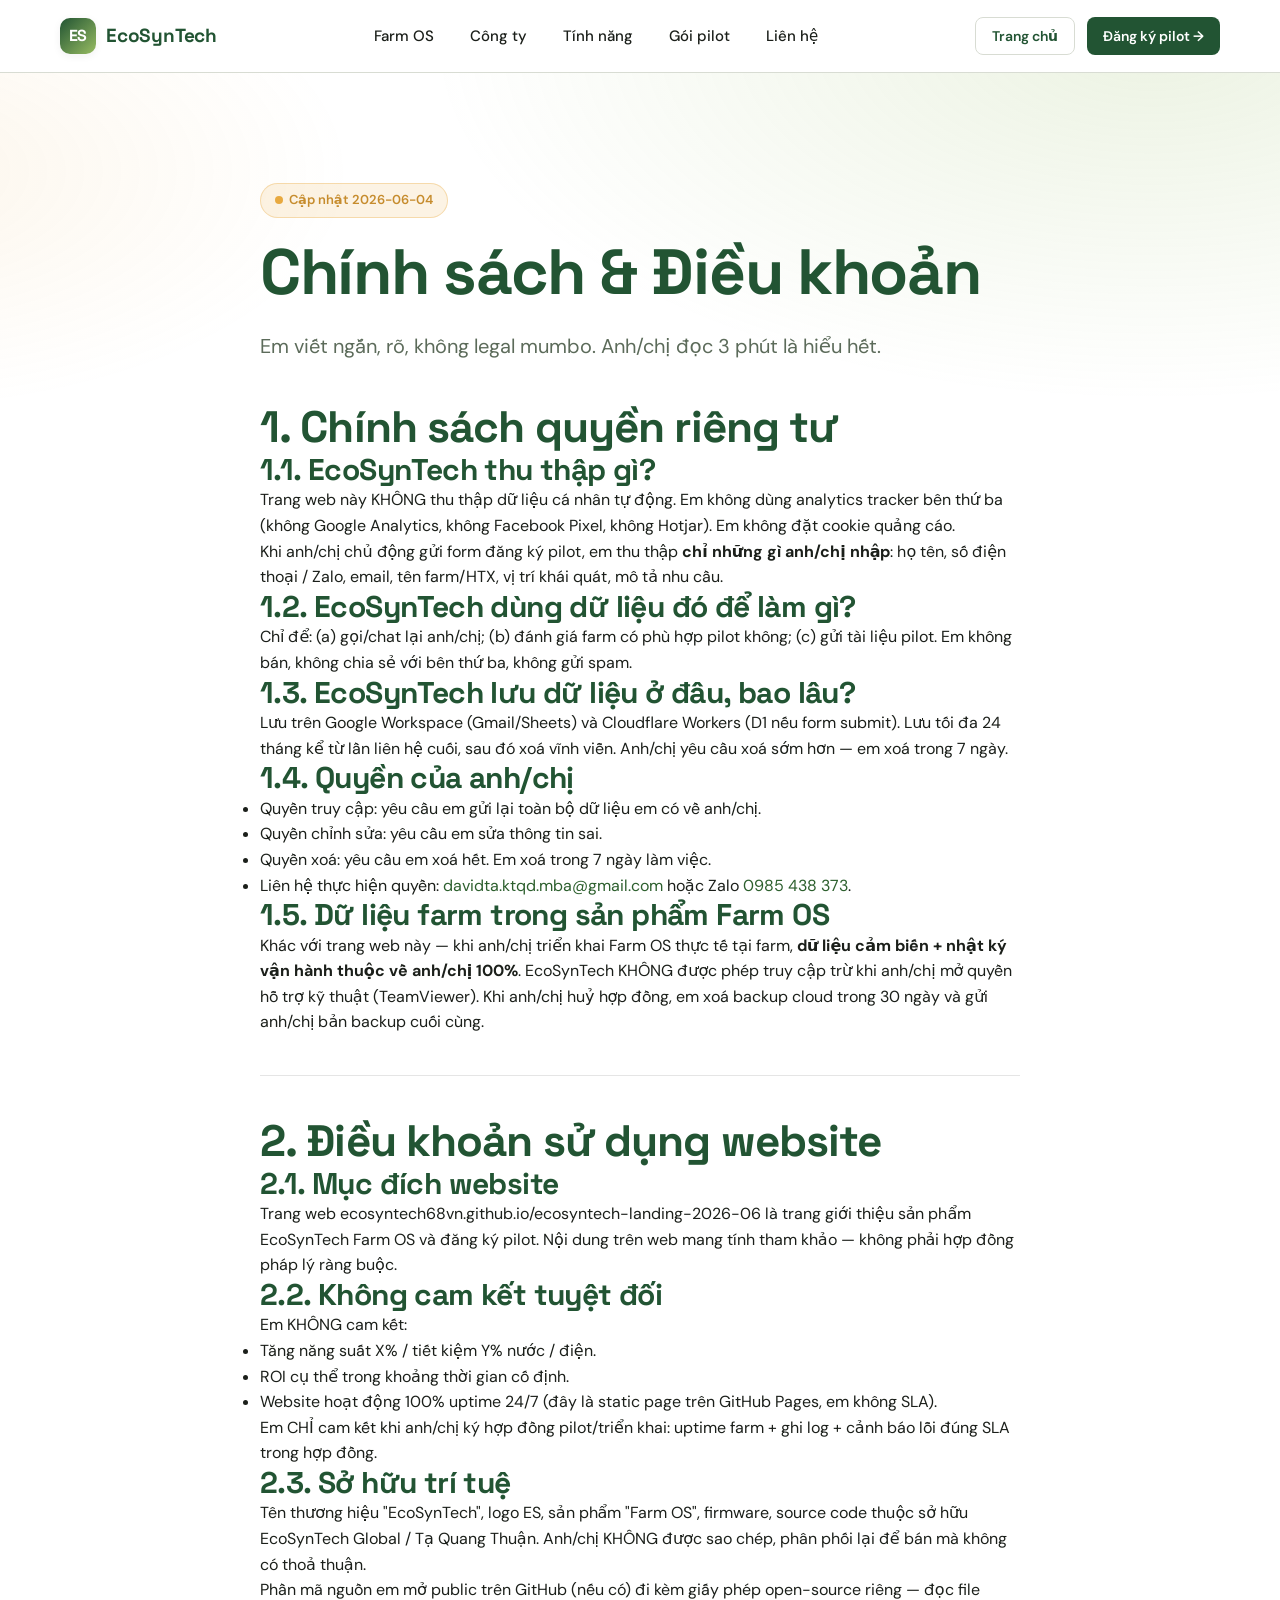
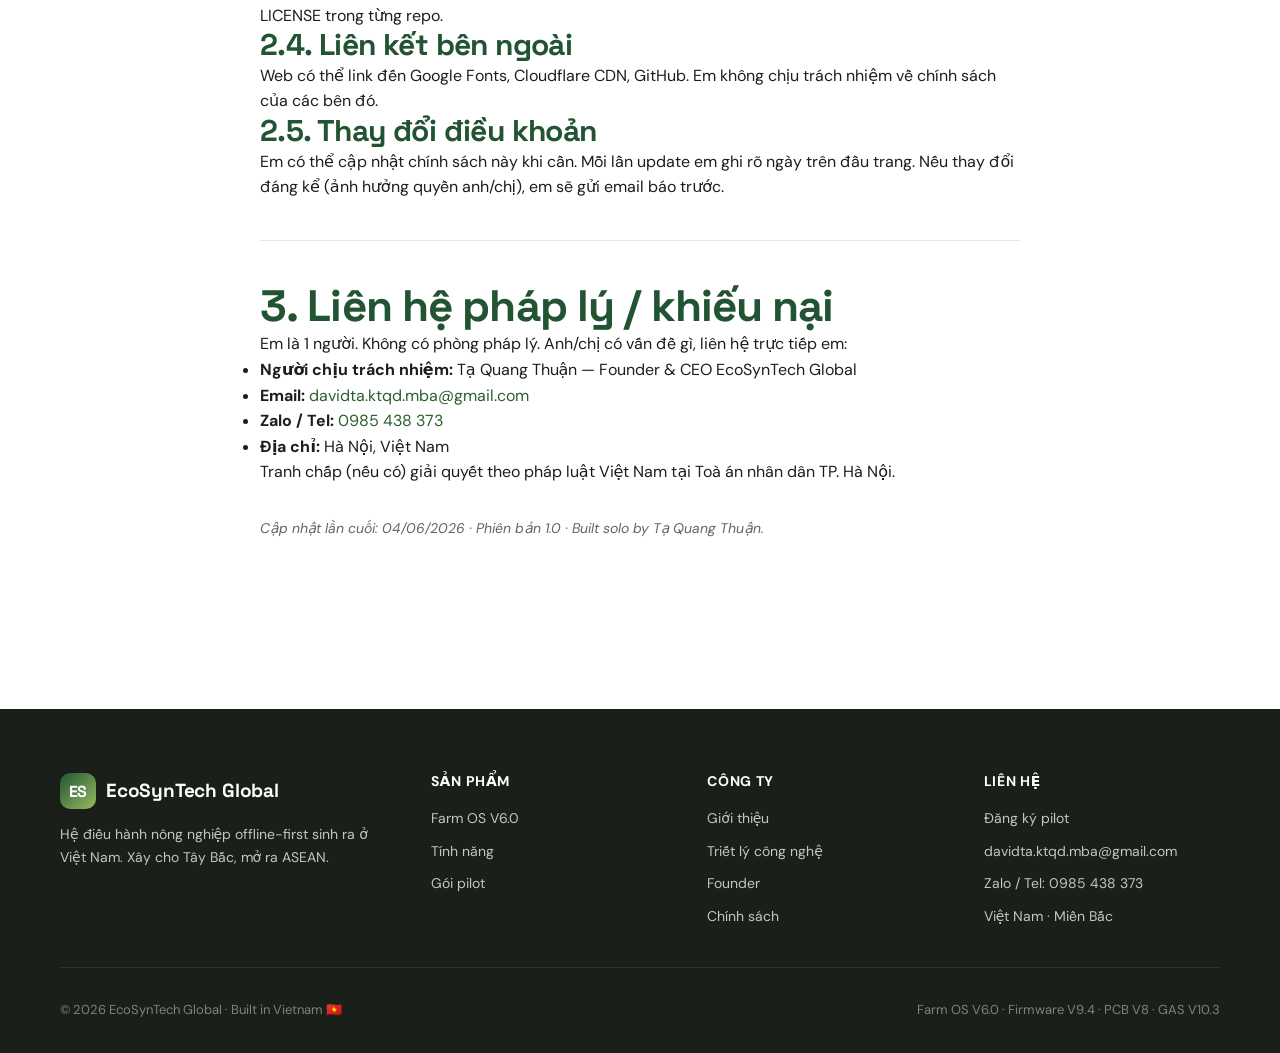
<file: policies.html>
<!doctype html>
<html lang="vi">
<head>
<meta charset="utf-8">
<meta name="viewport" content="width=device-width, initial-scale=1, viewport-fit=cover">
<title>Chính sách — EcoSynTech Global</title>
<meta name="description" content="Chính sách bảo mật, điều khoản sử dụng và liên hệ pháp lý của EcoSynTech Global. Built solo in Vietnam.">
<meta name="theme-color" content="#225433">
<meta property="og:title" content="Chính sách — EcoSynTech Global">
<meta property="og:description" content="Chính sách bảo mật & điều khoản sử dụng EcoSynTech Global.">
<meta property="og:image" content="https://ecosyntech68vn.github.io/ecosyntech-landing-2026-06/og-image.png">
<meta property="og:image:width" content="1200">
<meta property="og:image:height" content="630">
<meta property="og:image:type" content="image/png">
<meta property="og:url" content="https://ecosyntech68vn.github.io/ecosyntech-landing-2026-06/policies.html">
<meta property="og:type" content="website">
<meta property="og:site_name" content="EcoSynTech Global">
<meta property="og:locale" content="vi_VN">
<meta name="twitter:card" content="summary_large_image">
<meta name="twitter:title" content="Chính sách — EcoSynTech Global">
<meta name="twitter:description" content="Chính sách bảo mật & điều khoản sử dụng.">
<meta name="twitter:image" content="https://ecosyntech68vn.github.io/ecosyntech-landing-2026-06/og-image.png">
<link rel="canonical" href="https://ecosyntech68vn.github.io/ecosyntech-landing-2026-06/policies.html">
<link rel="preconnect" href="https://fonts.googleapis.com">
<link rel="preconnect" href="https://fonts.gstatic.com" crossorigin>
<link href="https://fonts.googleapis.com/css2?family=DM+Sans:wght@400;500;600;700&family=Space+Grotesk:wght@400;500;600;700&display=swap" rel="stylesheet">
<link rel="stylesheet" href="css/landing.css">
</head>
<body>

<!-- ===== NAV ===== -->
<header class="nav">
  <div class="container nav-inner">
    <a href="index.html" class="brand">
      <span class="brand-mark">ES</span>
      <span>EcoSynTech</span>
    </a>
    <nav>
      <ul class="nav-links" id="navLinks">
        <li><a href="farm-os.html">Farm OS</a></li>
        <li><a href="about.html">Công ty</a></li>
        <li><a href="farm-os.html#features">Tính năng</a></li>
        <li><a href="farm-os.html#pricing">Gói pilot</a></li>
        <li><a href="pilot.html">Liên hệ</a></li>
      </ul>
    </nav>
    <div style="display:flex; align-items:center; gap:12px;">
      <a href="index.html" class="btn btn-ghost btn-sm">Trang chủ</a>
      <a href="pilot.html" class="btn btn-primary btn-sm nav-cta">Đăng ký pilot →</a>
      <button class="nav-toggle" id="navToggle" aria-label="Menu">☰</button>
    </div>
  </div>
</header>

<!-- ===== HERO ===== -->
<section class="hero" style="padding-bottom:40px;">
  <div class="container" style="max-width:840px;">
    <span class="pill pill-amber"><span class="pill-dot"></span>Cập nhật 2026-06-04</span>
    <h1 style="margin-top:18px;">Chính sách & Điều khoản</h1>
    <p class="lead">Em viết ngắn, rõ, không legal mumbo. Anh/chị đọc 3 phút là hiểu hết.</p>
  </div>
</section>

<!-- ===== POLICIES BODY ===== -->
<section class="section" style="padding-top:0;">
  <div class="container" style="max-width:840px;">

    <h2 style="margin-top:0;">1. Chính sách quyền riêng tư</h2>

    <h3>1.1. EcoSynTech thu thập gì?</h3>
    <p>Trang web này KHÔNG thu thập dữ liệu cá nhân tự động. Em không dùng analytics tracker bên thứ ba (không Google Analytics, không Facebook Pixel, không Hotjar). Em không đặt cookie quảng cáo.</p>
    <p>Khi anh/chị chủ động gửi form đăng ký pilot, em thu thập <b>chỉ những gì anh/chị nhập</b>: họ tên, số điện thoại / Zalo, email, tên farm/HTX, vị trí khái quát, mô tả nhu cầu.</p>

    <h3>1.2. EcoSynTech dùng dữ liệu đó để làm gì?</h3>
    <p>Chỉ để: (a) gọi/chat lại anh/chị; (b) đánh giá farm có phù hợp pilot không; (c) gửi tài liệu pilot. Em không bán, không chia sẻ với bên thứ ba, không gửi spam.</p>

    <h3>1.3. EcoSynTech lưu dữ liệu ở đâu, bao lâu?</h3>
    <p>Lưu trên Google Workspace (Gmail/Sheets) và Cloudflare Workers (D1 nếu form submit). Lưu tối đa 24 tháng kể từ lần liên hệ cuối, sau đó xoá vĩnh viễn. Anh/chị yêu cầu xoá sớm hơn — em xoá trong 7 ngày.</p>

    <h3>1.4. Quyền của anh/chị</h3>
    <ul>
      <li>Quyền truy cập: yêu cầu em gửi lại toàn bộ dữ liệu em có về anh/chị.</li>
      <li>Quyền chỉnh sửa: yêu cầu em sửa thông tin sai.</li>
      <li>Quyền xoá: yêu cầu em xoá hết. Em xoá trong 7 ngày làm việc.</li>
      <li>Liên hệ thực hiện quyền: <a href="mailto:davidta.ktqd.mba@gmail.com">davidta.ktqd.mba@gmail.com</a> hoặc Zalo <a href="https://zalo.me/0985438373" target="_blank" rel="noopener">0985 438 373</a>.</li>
    </ul>

    <h3>1.5. Dữ liệu farm trong sản phẩm Farm OS</h3>
    <p>Khác với trang web này — khi anh/chị triển khai Farm OS thực tế tại farm, <b>dữ liệu cảm biến + nhật ký vận hành thuộc về anh/chị 100%</b>. EcoSynTech KHÔNG được phép truy cập trừ khi anh/chị mở quyền hỗ trợ kỹ thuật (TeamViewer). Khi anh/chị huỷ hợp đồng, em xoá backup cloud trong 30 ngày và gửi anh/chị bản backup cuối cùng.</p>

    <hr style="margin:40px 0; border:none; border-top:1px solid #e5e5e5;">

    <h2>2. Điều khoản sử dụng website</h2>

    <h3>2.1. Mục đích website</h3>
    <p>Trang web ecosyntech68vn.github.io/ecosyntech-landing-2026-06 là trang giới thiệu sản phẩm EcoSynTech Farm OS và đăng ký pilot. Nội dung trên web mang tính tham khảo — không phải hợp đồng pháp lý ràng buộc.</p>

    <h3>2.2. Không cam kết tuyệt đối</h3>
    <p>Em KHÔNG cam kết:</p>
    <ul>
      <li>Tăng năng suất X% / tiết kiệm Y% nước / điện.</li>
      <li>ROI cụ thể trong khoảng thời gian cố định.</li>
      <li>Website hoạt động 100% uptime 24/7 (đây là static page trên GitHub Pages, em không SLA).</li>
    </ul>
    <p>Em CHỈ cam kết khi anh/chị ký hợp đồng pilot/triển khai: uptime farm + ghi log + cảnh báo lỗi đúng SLA trong hợp đồng.</p>

    <h3>2.3. Sở hữu trí tuệ</h3>
    <p>Tên thương hiệu "EcoSynTech", logo ES, sản phẩm "Farm OS", firmware, source code thuộc sở hữu EcoSynTech Global / Tạ Quang Thuận. Anh/chị KHÔNG được sao chép, phân phối lại để bán mà không có thoả thuận.</p>
    <p>Phần mã nguồn em mở public trên GitHub (nếu có) đi kèm giấy phép open-source riêng — đọc file LICENSE trong từng repo.</p>

    <h3>2.4. Liên kết bên ngoài</h3>
    <p>Web có thể link đến Google Fonts, Cloudflare CDN, GitHub. Em không chịu trách nhiệm về chính sách của các bên đó.</p>

    <h3>2.5. Thay đổi điều khoản</h3>
    <p>Em có thể cập nhật chính sách này khi cần. Mỗi lần update em ghi rõ ngày trên đầu trang. Nếu thay đổi đáng kể (ảnh hưởng quyền anh/chị), em sẽ gửi email báo trước.</p>

    <hr style="margin:40px 0; border:none; border-top:1px solid #e5e5e5;">

    <h2>3. Liên hệ pháp lý / khiếu nại</h2>
    <p>Em là 1 người. Không có phòng pháp lý. Anh/chị có vấn đề gì, liên hệ trực tiếp em:</p>
    <ul>
      <li><b>Người chịu trách nhiệm:</b> Tạ Quang Thuận — Founder & CEO EcoSynTech Global</li>
      <li><b>Email:</b> <a href="mailto:davidta.ktqd.mba@gmail.com">davidta.ktqd.mba@gmail.com</a></li>
      <li><b>Zalo / Tel:</b> <a href="https://zalo.me/0985438373" target="_blank" rel="noopener">0985 438 373</a></li>
      <li><b>Địa chỉ:</b> Hà Nội, Việt Nam</li>
    </ul>
    <p>Tranh chấp (nếu có) giải quyết theo pháp luật Việt Nam tại Toà án nhân dân TP. Hà Nội.</p>

    <p style="margin-top:32px; color:#5C6B5A; font-size:14px;"><i>Cập nhật lần cuối: 04/06/2026 · Phiên bản 1.0 · Built solo by Tạ Quang Thuận.</i></p>

  </div>
</section>

<!-- ===== FOOTER ===== -->
<footer class="footer">
  <div class="container">
    <div class="footer-grid">
      <div>
        <div class="brand" style="color:#fff;">
          <span class="brand-mark">ES</span>
          <span>EcoSynTech Global</span>
        </div>
        <p style="margin-top:14px; font-size:14px; max-width:340px;">Hệ điều hành nông nghiệp offline-first sinh ra ở Việt Nam. Xây cho Tây Bắc, mở ra ASEAN.</p>
      </div>
      <div>
        <h4>Sản phẩm</h4>
        <ul>
          <li><a href="farm-os.html">Farm OS V6.0</a></li>
          <li><a href="farm-os.html#features">Tính năng</a></li>
          <li><a href="farm-os.html#pricing">Gói pilot</a></li>
        </ul>
      </div>
      <div>
        <h4>Công ty</h4>
        <ul>
          <li><a href="about.html">Giới thiệu</a></li>
          <li><a href="about.html#tech">Triết lý công nghệ</a></li>
          <li><a href="about.html#founder">Founder</a></li>
          <li><a href="policies.html">Chính sách</a></li>
        </ul>
      </div>
      <div>
        <h4>Liên hệ</h4>
        <ul>
          <li><a href="pilot.html">Đăng ký pilot</a></li>
          <li><a href="mailto:davidta.ktqd.mba@gmail.com">davidta.ktqd.mba@gmail.com</a></li><li><a href="https://zalo.me/0985438373" target="_blank" rel="noopener">Zalo / Tel: 0985 438 373</a></li>
          <li>Việt Nam · Miền Bắc</li>
        </ul>
      </div>
    </div>
    <div class="footer-bottom">
      <div>© 2026 EcoSynTech Global · Built in Vietnam 🇻🇳</div>
      <div>Farm OS V6.0 · Firmware V9.4 · PCB V8 · GAS V10.3</div>
    </div>
  </div>
</footer>

<script>
  document.getElementById('navToggle')?.addEventListener('click', function() {
    document.getElementById('navLinks').classList.toggle('open');
  });
</script>
</body>
</html>
</file>
<file: css/landing.css>
/* ============================================================
 * EcoSynTech Global — Landing Design System V1
 * Brand: Forest & Moss & Amber. Vietnamese-first. Mobile-first.
 * ============================================================ */

:root {
  /* Brand palette — consistent với pitch deck investor */
  --deep:    #225433;
  --primary: #2C5F2D;
  --moss:    #97BC62;
  --moss-soft: #C8DFA8;
  --amber:   #E8A93F;
  --amber-warm: #C68C2D;
  --ink:     #1B1F1A;
  --mid:     #5C6B5A;
  --soft:    #8B9A88;
  --cream:   #F7F8F4;
  --line:    #D8DCD3;
  --bg:      #FFFFFF;

  /* Typography */
  --font-display: 'Space Grotesk', 'Inter', -apple-system, BlinkMacSystemFont, 'Segoe UI', system-ui, sans-serif;
  --font-body: 'DM Sans', 'Inter', -apple-system, BlinkMacSystemFont, 'Segoe UI', system-ui, sans-serif;

  /* Sizes */
  --container: 1240px;
  --gutter: clamp(20px, 4vw, 40px);
  --radius-sm: 8px;
  --radius: 14px;
  --radius-lg: 22px;

  /* Shadows */
  --shadow-sm: 0 2px 8px rgba(27,31,26,0.06);
  --shadow:    0 8px 24px rgba(27,31,26,0.08);
  --shadow-lg: 0 16px 48px rgba(27,31,26,0.12);
}

* { margin: 0; padding: 0; box-sizing: border-box; }

html { scroll-behavior: smooth; -webkit-text-size-adjust: 100%; }

body {
  font-family: var(--font-body);
  font-size: 16px;
  line-height: 1.6;
  color: var(--ink);
  background: var(--bg);
  -webkit-font-smoothing: antialiased;
  -moz-osx-font-smoothing: grayscale;
}

img, svg { display: block; max-width: 100%; height: auto; }

a { color: var(--primary); text-decoration: none; transition: color .15s ease; }
a:hover { color: var(--deep); }

button { font-family: inherit; cursor: pointer; }

/* === Layout === */
.container {
  max-width: var(--container);
  margin: 0 auto;
  padding: 0 var(--gutter);
}

.section {
  padding: clamp(56px, 9vw, 110px) 0;
}

.section-sm {
  padding: clamp(40px, 6vw, 72px) 0;
}

/* === Typography === */
h1, h2, h3, h4, h5, h6 {
  font-family: var(--font-display);
  font-weight: 700;
  letter-spacing: -0.02em;
  line-height: 1.15;
  color: var(--deep);
}

h1 { font-size: clamp(36px, 5.5vw, 64px); }
h2 { font-size: clamp(28px, 3.5vw, 44px); }
h3 { font-size: clamp(22px, 2.5vw, 30px); }
h4 { font-size: clamp(18px, 1.8vw, 22px); }

.eyebrow {
  font-family: var(--font-body);
  font-weight: 700;
  font-size: 11px;
  letter-spacing: 0.25em;
  text-transform: uppercase;
  color: var(--moss);
  margin-bottom: 16px;
}

.lead {
  font-size: clamp(17px, 1.8vw, 20px);
  line-height: 1.55;
  color: var(--mid);
  max-width: 720px;
}

.muted { color: var(--mid); }
.tiny  { font-size: 13px; color: var(--soft); }

/* === Nav === */
.nav {
  position: sticky;
  top: 0;
  z-index: 100;
  background: rgba(255,255,255,0.92);
  backdrop-filter: saturate(180%) blur(12px);
  -webkit-backdrop-filter: saturate(180%) blur(12px);
  border-bottom: 1px solid var(--line);
}
.nav-inner {
  display: flex;
  align-items: center;
  justify-content: space-between;
  height: 72px;
}
.brand {
  display: flex;
  align-items: center;
  gap: 10px;
  font-family: var(--font-display);
  font-weight: 700;
  font-size: 19px;
  color: var(--deep);
  letter-spacing: -0.01em;
}
.brand-mark {
  width: 36px; height: 36px;
  border-radius: 10px;
  background: linear-gradient(135deg, var(--deep) 0%, var(--moss) 100%);
  display: grid; place-items: center;
  color: #fff;
  font-weight: 800;
  font-size: 16px;
  font-family: var(--font-display);
  letter-spacing: -0.04em;
  box-shadow: var(--shadow-sm);
}
.nav-links {
  display: flex;
  gap: 36px;
  list-style: none;
}
.nav-links a {
  color: var(--ink);
  font-weight: 500;
  font-size: 15px;
}
.nav-links a:hover { color: var(--primary); }
.nav-cta {
  display: inline-flex;
  align-items: center;
  gap: 6px;
}
.nav-toggle {
  display: none;
  background: none; border: none;
  width: 40px; height: 40px;
  font-size: 22px;
  color: var(--deep);
}

@media (max-width: 880px) {
  .nav-links { display: none; }
  .nav-toggle { display: block; }
  .nav-links.open {
    display: flex;
    flex-direction: column;
    gap: 0;
    position: absolute;
    top: 72px; left: 0; right: 0;
    background: #fff;
    border-bottom: 1px solid var(--line);
    padding: 8px 0;
  }
  .nav-links.open li { border-top: 1px solid var(--line); }
  .nav-links.open a { display: block; padding: 14px var(--gutter); }
}

/* === Buttons === */
.btn {
  display: inline-flex;
  align-items: center;
  justify-content: center;
  gap: 8px;
  height: 46px;
  padding: 0 22px;
  border-radius: var(--radius-sm);
  font-family: var(--font-body);
  font-weight: 600;
  font-size: 15px;
  border: none;
  text-decoration: none;
  cursor: pointer;
  transition: all .18s ease;
  white-space: nowrap;
}
.btn-primary {
  background: var(--deep);
  color: #fff;
}
.btn-primary:hover {
  background: var(--ink);
  color: #fff;
  transform: translateY(-1px);
  box-shadow: 0 6px 16px rgba(34,84,51,0.25);
}
.btn-amber {
  background: var(--amber);
  color: var(--ink);
}
.btn-amber:hover {
  background: var(--amber-warm);
  color: #fff;
  transform: translateY(-1px);
}
.btn-ghost {
  background: transparent;
  color: var(--deep);
  border: 1.5px solid var(--line);
}
.btn-ghost:hover {
  border-color: var(--deep);
  color: var(--deep);
}
.btn-sm { height: 38px; padding: 0 16px; font-size: 14px; }
.btn-lg { height: 54px; padding: 0 30px; font-size: 16px; }

/* === Pill / badge === */
.pill {
  display: inline-flex;
  align-items: center;
  gap: 6px;
  padding: 6px 14px;
  border-radius: 999px;
  background: var(--cream);
  border: 1px solid var(--line);
  font-size: 13px;
  font-weight: 600;
  color: var(--deep);
}
.pill-amber {
  background: rgba(232,169,63,0.14);
  border-color: rgba(232,169,63,0.35);
  color: var(--amber-warm);
}
.pill-dot {
  width: 8px; height: 8px;
  border-radius: 999px;
  background: var(--amber);
}

/* === Cards === */
.card {
  background: #fff;
  border: 1px solid var(--line);
  border-radius: var(--radius);
  padding: 28px;
  transition: transform .2s ease, box-shadow .2s ease;
}
.card:hover {
  transform: translateY(-3px);
  box-shadow: var(--shadow);
  border-color: var(--moss);
}
.card-dark {
  background: var(--deep);
  color: #fff;
  border-color: var(--deep);
}
.card-dark h3, .card-dark h4 { color: #fff; }
.card-dark .muted { color: var(--moss-soft); }

/* === Grid === */
.grid { display: grid; gap: 24px; }
.grid-2 { grid-template-columns: repeat(2, minmax(0, 1fr)); }
.grid-3 { grid-template-columns: repeat(3, minmax(0, 1fr)); }
.grid-4 { grid-template-columns: repeat(4, minmax(0, 1fr)); }
@media (max-width: 880px) {
  .grid-3, .grid-4 { grid-template-columns: 1fr; }
  .grid-2 { grid-template-columns: 1fr; }
}

/* === HERO === */
.hero {
  position: relative;
  padding: clamp(56px, 9vw, 110px) 0 clamp(40px, 6vw, 80px);
  overflow: hidden;
  background:
    radial-gradient(1200px 600px at 90% -10%, rgba(151,188,98,0.18), transparent 60%),
    radial-gradient(800px 400px at -10% 30%, rgba(232,169,63,0.10), transparent 60%),
    #fff;
}
.hero-grid {
  display: grid;
  grid-template-columns: 1.05fr 0.95fr;
  gap: 60px;
  align-items: center;
}
@media (max-width: 980px) {
  .hero-grid { grid-template-columns: 1fr; gap: 40px; }
}
.hero h1 {
  margin-top: 18px;
  margin-bottom: 22px;
}
.hero h1 .em {
  background: linear-gradient(95deg, var(--deep) 0%, var(--primary) 50%, var(--moss) 100%);
  -webkit-background-clip: text;
  background-clip: text;
  color: transparent;
}
.hero-cta {
  display: flex;
  gap: 14px;
  flex-wrap: wrap;
  margin-top: 30px;
}
.hero-meta {
  display: flex;
  gap: 28px;
  margin-top: 36px;
  flex-wrap: wrap;
  padding-top: 26px;
  border-top: 1px solid var(--line);
}
.hero-meta .item .n {
  font-family: var(--font-display);
  font-weight: 700;
  font-size: 26px;
  color: var(--deep);
}
.hero-meta .item .l {
  font-size: 12px;
  color: var(--mid);
  margin-top: 2px;
}

/* === Hero visual (SVG illustration) === */
.hero-art {
  position: relative;
  aspect-ratio: 1.05 / 1;
  background: linear-gradient(155deg, var(--cream) 0%, #fff 100%);
  border-radius: var(--radius-lg);
  border: 1px solid var(--line);
  overflow: hidden;
  box-shadow: var(--shadow);
}

/* === Section heading === */
.section-head {
  text-align: center;
  max-width: 760px;
  margin: 0 auto 56px;
}
.section-head .lead { margin: 14px auto 0; }
.section-head.left {
  text-align: left;
  max-width: 100%;
  margin-bottom: 40px;
}
.section-head.left .lead { margin-left: 0; margin-right: 0; }

/* === Big stat === */
.stat-block .n {
  font-family: var(--font-display);
  font-weight: 700;
  font-size: clamp(40px, 6vw, 72px);
  color: var(--amber);
  line-height: 1;
}
.stat-block .l {
  margin-top: 12px;
  color: var(--deep);
  font-weight: 600;
}
.stat-block .d {
  margin-top: 6px;
  color: var(--mid);
  font-size: 14px;
}

/* === Feature card === */
.feature {
  padding: 28px;
  border-radius: var(--radius);
  background: #fff;
  border: 1px solid var(--line);
  transition: all .2s ease;
  height: 100%;
}
.feature:hover { border-color: var(--moss); box-shadow: var(--shadow); }
.feature-ic {
  width: 44px; height: 44px;
  border-radius: 12px;
  background: rgba(151,188,98,0.18);
  display: grid; place-items: center;
  color: var(--deep);
  margin-bottom: 18px;
}
.feature h3 {
  font-size: 19px;
  margin-bottom: 8px;
}
.feature p { color: var(--mid); font-size: 15px; }

/* === Section: dark === */
.section-dark {
  background: var(--deep);
  color: #fff;
}
.section-dark h2, .section-dark h3 { color: #fff; }
.section-dark .lead { color: var(--moss-soft); }

/* === Steps numbered === */
.steps { counter-reset: step; }
.step {
  display: grid;
  grid-template-columns: 56px 1fr;
  gap: 22px;
  padding: 22px 0;
  border-top: 1px solid var(--line);
}
.step:first-child { border-top: none; padding-top: 0; }
.step-num {
  width: 44px; height: 44px;
  border-radius: 12px;
  background: var(--deep);
  color: #fff;
  display: grid;
  place-items: center;
  font-family: var(--font-display);
  font-weight: 700;
  font-size: 18px;
}
.step h4 { margin-bottom: 6px; }
.step p { color: var(--mid); font-size: 15px; }

/* === CTA banner === */
.cta-banner {
  background: linear-gradient(135deg, var(--deep) 0%, var(--primary) 100%);
  color: #fff;
  border-radius: var(--radius-lg);
  padding: clamp(36px, 5vw, 60px);
  display: grid;
  grid-template-columns: 1.4fr 1fr;
  gap: 32px;
  align-items: center;
  box-shadow: var(--shadow-lg);
}
.cta-banner h2 { color: #fff; }
.cta-banner .lead { color: var(--moss-soft); }
.cta-banner .actions { display: flex; gap: 14px; justify-content: flex-end; flex-wrap: wrap; }
@media (max-width: 880px) {
  .cta-banner { grid-template-columns: 1fr; }
  .cta-banner .actions { justify-content: flex-start; }
}

/* === Footer === */
.footer {
  background: var(--ink);
  color: #BFC9BD;
  padding: 64px 0 32px;
  margin-top: 60px;
}
.footer h4 {
  color: #fff;
  font-size: 14px;
  margin-bottom: 18px;
  letter-spacing: 0.05em;
  text-transform: uppercase;
  font-family: var(--font-body);
}
.footer a { color: #BFC9BD; }
.footer a:hover { color: var(--moss); }
.footer ul { list-style: none; display: flex; flex-direction: column; gap: 10px; font-size: 14px; }
.footer-grid {
  display: grid;
  grid-template-columns: 1.4fr repeat(3, 1fr);
  gap: 40px;
  padding-bottom: 40px;
  border-bottom: 1px solid rgba(255,255,255,0.08);
}
@media (max-width: 880px) {
  .footer-grid { grid-template-columns: 1fr 1fr; gap: 32px; }
}
.footer-bottom {
  margin-top: 32px;
  display: flex;
  justify-content: space-between;
  align-items: center;
  flex-wrap: wrap;
  gap: 16px;
  font-size: 13px;
  color: #7A847A;
}

/* === Forms === */
.form-grid {
  display: grid;
  gap: 16px;
}
.field label {
  display: block;
  font-weight: 600;
  font-size: 14px;
  color: var(--deep);
  margin-bottom: 6px;
}
.field input, .field select, .field textarea {
  width: 100%;
  padding: 12px 14px;
  border: 1.5px solid var(--line);
  border-radius: var(--radius-sm);
  font-family: var(--font-body);
  font-size: 15px;
  background: #fff;
  color: var(--ink);
  transition: border-color .15s;
}
.field input:focus, .field select:focus, .field textarea:focus {
  outline: none;
  border-color: var(--deep);
  box-shadow: 0 0 0 3px rgba(34,84,51,0.10);
}
.field textarea { resize: vertical; min-height: 120px; }

/* === Utility === */
.text-center { text-align: center; }
.text-right { text-align: right; }
.mt-1 { margin-top: 8px; }
.mt-2 { margin-top: 16px; }
.mt-3 { margin-top: 24px; }
.mt-4 { margin-top: 32px; }
.mt-6 { margin-top: 48px; }

.hidden { display: none !important; }
</file>
